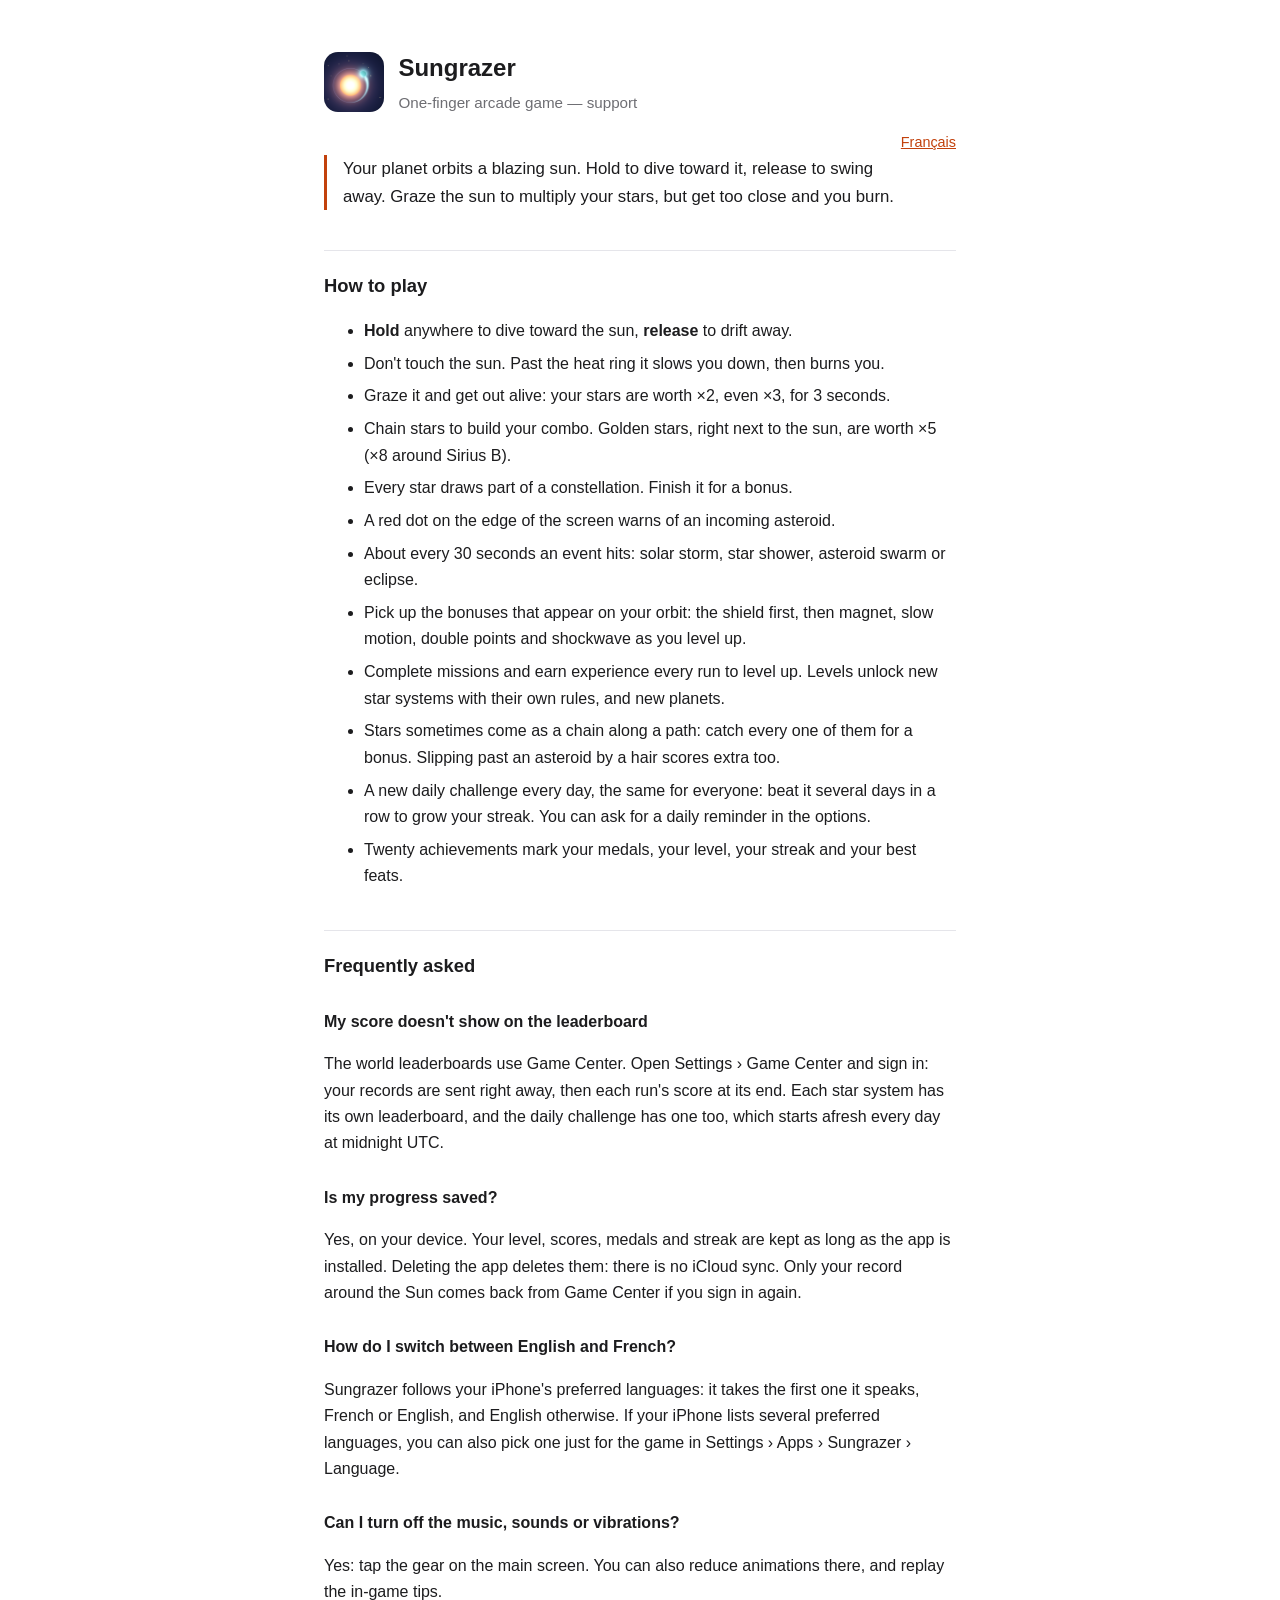
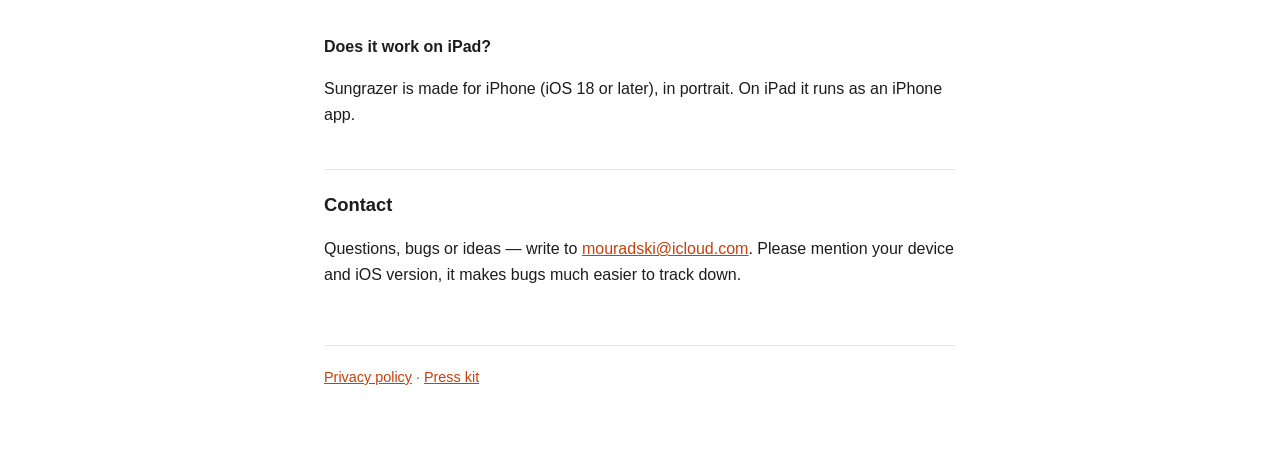
<file: index.html>
<!doctype html>
<html lang="en">
<head>
<meta charset="utf-8">
<meta name="viewport" content="width=device-width, initial-scale=1">
<title>Sungrazer — Support</title>
<link rel="stylesheet" href="style.css">
</head>
<body>

<header>
  <img src="icon.png" alt="">
  <div>
    <h1>Sungrazer</h1>
    <p>One-finger arcade game — support</p>
  </div>
</header>
<p class="lang"><a href="fr.html" hreflang="fr">Français</a></p>

<p class="lead">
  Your planet orbits a blazing sun. Hold to dive toward it, release to swing
  away. Graze the sun to multiply your stars, but get too close and you burn.
</p>

<h2>How to play</h2>
<ul>
  <li><strong>Hold</strong> anywhere to dive toward the sun, <strong>release</strong> to drift away.</li>
  <li>Don't touch the sun. Past the heat ring it slows you down, then burns you.</li>
  <li>Graze it and get out alive: your stars are worth ×2, even ×3, for 3 seconds.</li>
  <li>Chain stars to build your combo. Golden stars, right next to the sun, are worth ×5 (×8 around Sirius B).</li>
  <li>Every star draws part of a constellation. Finish it for a bonus.</li>
  <li>A red dot on the edge of the screen warns of an incoming asteroid.</li>
  <li>About every 30 seconds an event hits: solar storm, star shower, asteroid swarm or eclipse.</li>
  <li>Pick up the bonuses that appear on your orbit: the shield first, then magnet, slow motion, double points and shockwave as you level up.</li>
  <li>Complete missions and earn experience every run to level up. Levels unlock new star systems with their own rules, and new planets.</li>
  <li>Stars sometimes come as a chain along a path: catch every one of them for a bonus. Slipping past an asteroid by a hair scores extra too.</li>
  <li>A new daily challenge every day, the same for everyone: beat it several days in a row to grow your streak. You can ask for a daily reminder in the options.</li>
  <li>Twenty achievements mark your medals, your level, your streak and your best feats.</li>
</ul>

<h2>Frequently asked</h2>

<h3>My score doesn't show on the leaderboard</h3>
<p>
  The world leaderboards use Game Center. Open Settings › Game Center and sign
  in: your records are sent right away, then each run's score at its end. Each
  star system has its own leaderboard, and the daily challenge has one too,
  which starts afresh every day at midnight UTC.
</p>

<h3>Is my progress saved?</h3>
<p>
  Yes, on your device. Your level, scores, medals and streak are kept as long as
  the app is installed. Deleting the app deletes them: there is no iCloud sync.
  Only your record around the Sun comes back from Game Center if you sign in
  again.
</p>

<h3>How do I switch between English and French?</h3>
<p>
  Sungrazer follows your iPhone's preferred languages: it takes the first one it
  speaks, French or English, and English otherwise. If your iPhone lists several
  preferred languages, you can also pick one just for the game in Settings ›
  Apps › Sungrazer › Language.
</p>

<h3>Can I turn off the music, sounds or vibrations?</h3>
<p>
  Yes: tap the gear on the main screen. You can also reduce animations there, and replay the in-game tips.
</p>

<h3>Does it work on iPad?</h3>
<p>Sungrazer is made for iPhone (iOS 18 or later), in portrait. On iPad it runs as an iPhone app.</p>

<h2>Contact</h2>
<p>
  Questions, bugs or ideas — write to
  <a href="mailto:mouradski@icloud.com">mouradski@icloud.com</a>.
  Please mention your device and iOS version, it makes bugs much easier to track down.
</p>

<footer>
  <a href="privacy.html">Privacy policy</a> · <a href="press.html">Press kit</a>
</footer>

</body>
</html>
</file>
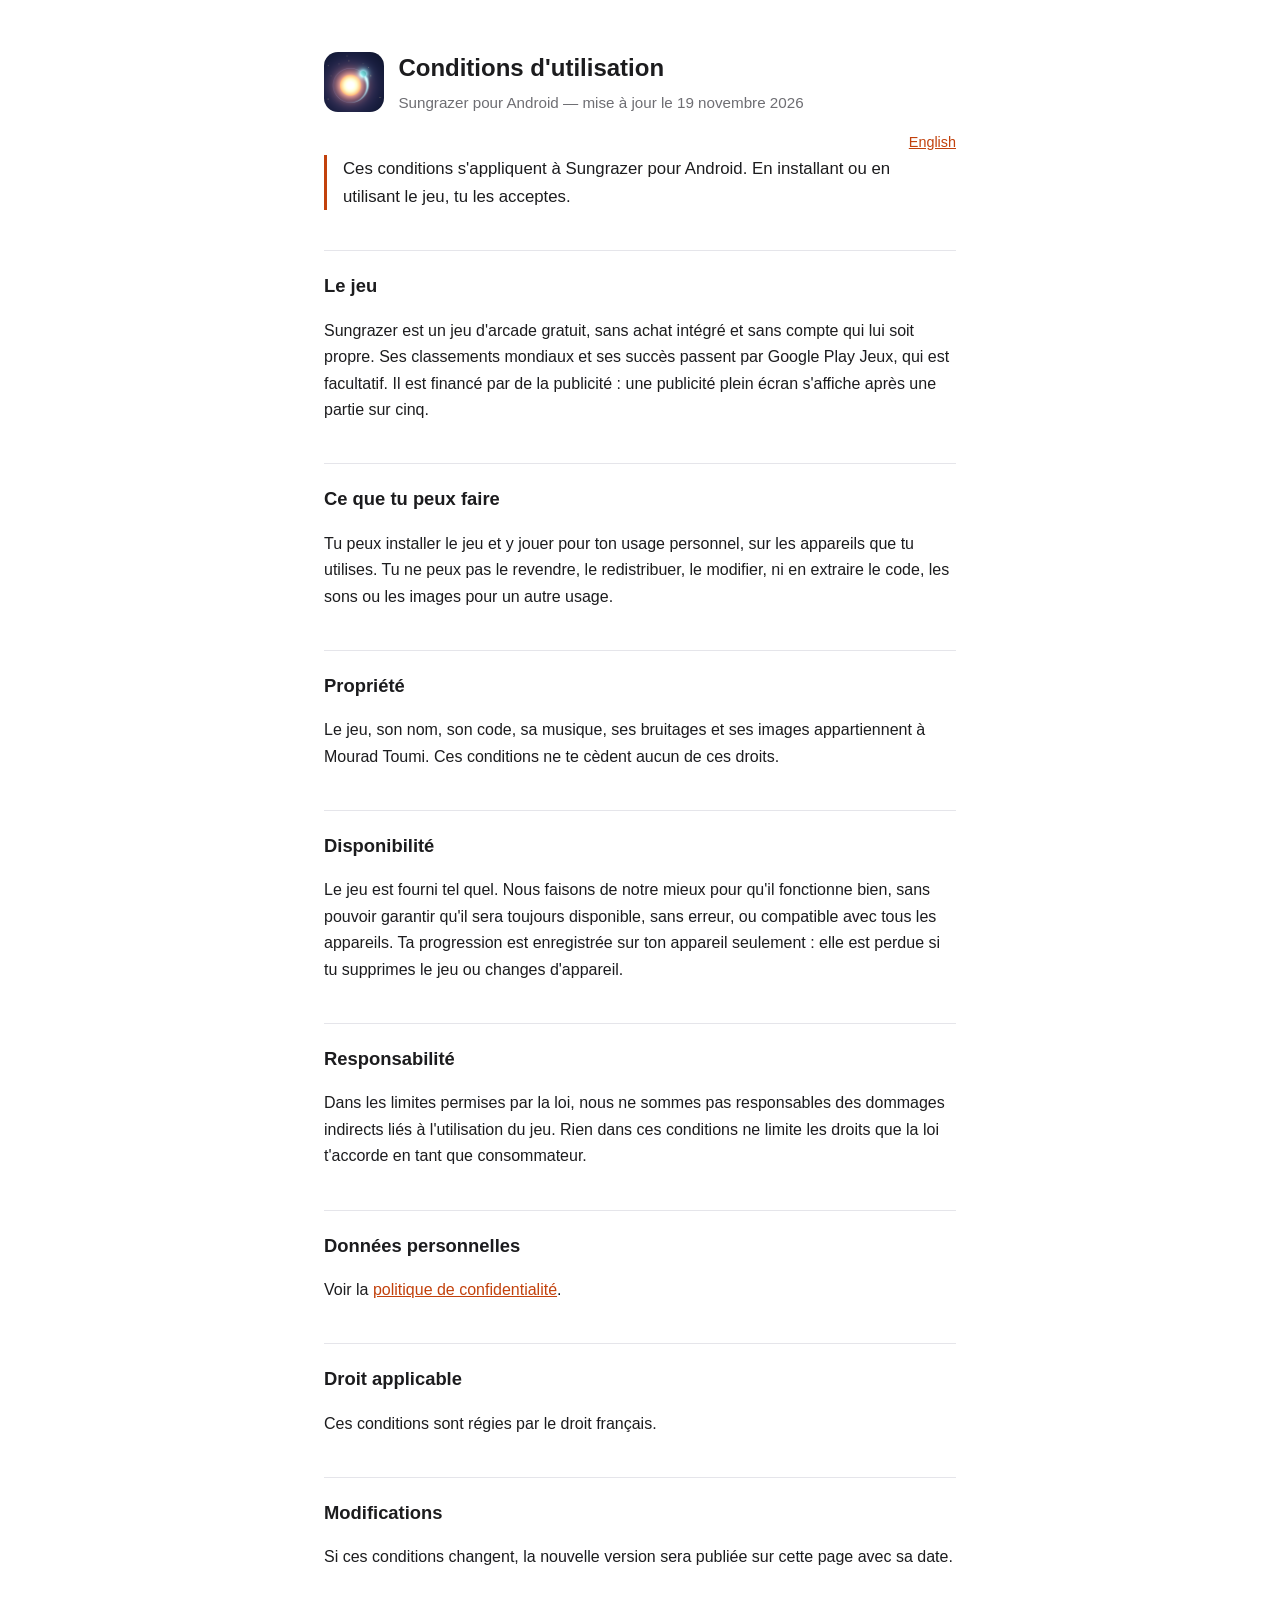
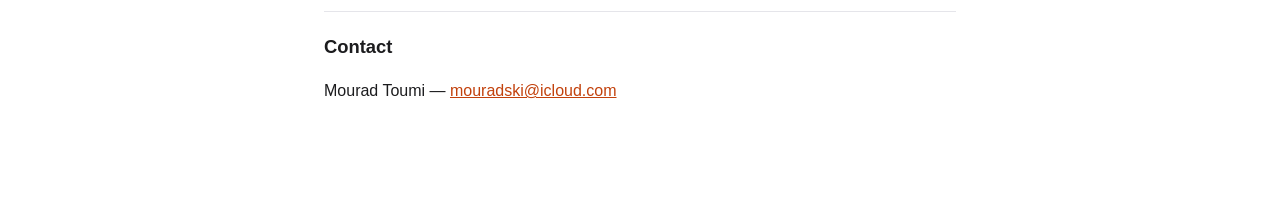
<file: conditions.html>
<!doctype html>
<html lang="fr">
<head>
<meta charset="utf-8">
<meta name="viewport" content="width=device-width, initial-scale=1">
<title>Sungrazer — Conditions d'utilisation</title>
<link rel="stylesheet" href="style.css">
</head>
<body>

<header>
  <img src="icon.png" alt="">
  <div>
    <h1>Conditions d'utilisation</h1>
    <p>Sungrazer pour Android — mise à jour le 19 novembre 2026</p>
  </div>
</header>
<p class="lang"><a href="terms.html" hreflang="en">English</a></p>

<p class="lead">
  Ces conditions s'appliquent à Sungrazer pour Android. En installant ou en utilisant le jeu, tu les acceptes.
</p>

<h2>Le jeu</h2>
<p>
  Sungrazer est un jeu d'arcade gratuit, sans achat intégré et sans compte qui lui soit propre. Ses classements mondiaux et ses succès passent par Google Play Jeux, qui est facultatif. Il est financé par de la publicité : une publicité plein écran s'affiche après une partie sur cinq.
</p>

<h2>Ce que tu peux faire</h2>
<p>
  Tu peux installer le jeu et y jouer pour ton usage personnel, sur les appareils que tu utilises. Tu ne peux pas le revendre, le redistribuer, le modifier, ni en extraire le code, les sons ou les images pour un autre usage.
</p>

<h2>Propriété</h2>
<p>
  Le jeu, son nom, son code, sa musique, ses bruitages et ses images appartiennent à Mourad Toumi. Ces conditions ne te cèdent aucun de ces droits.
</p>

<h2>Disponibilité</h2>
<p>
  Le jeu est fourni tel quel. Nous faisons de notre mieux pour qu'il fonctionne bien, sans pouvoir garantir qu'il sera toujours disponible, sans erreur, ou compatible avec tous les appareils. Ta progression est enregistrée sur ton appareil seulement : elle est perdue si tu supprimes le jeu ou changes d'appareil.
</p>

<h2>Responsabilité</h2>
<p>
  Dans les limites permises par la loi, nous ne sommes pas responsables des dommages indirects liés à l'utilisation du jeu. Rien dans ces conditions ne limite les droits que la loi t'accorde en tant que consommateur.
</p>

<h2>Données personnelles</h2>
<p>
  Voir la <a href="confidentialite-android.html">politique de confidentialité</a>.
</p>

<h2>Droit applicable</h2>
<p>
  Ces conditions sont régies par le droit français.
</p>

<h2>Modifications</h2>
<p>
  Si ces conditions changent, la nouvelle version sera publiée sur cette page avec sa date.
</p>

<h2>Contact</h2>
<p>
  Mourad Toumi —
  <a href="mailto:mouradski@icloud.com">mouradski@icloud.com</a>
</p>

</body>
</html>
</file>
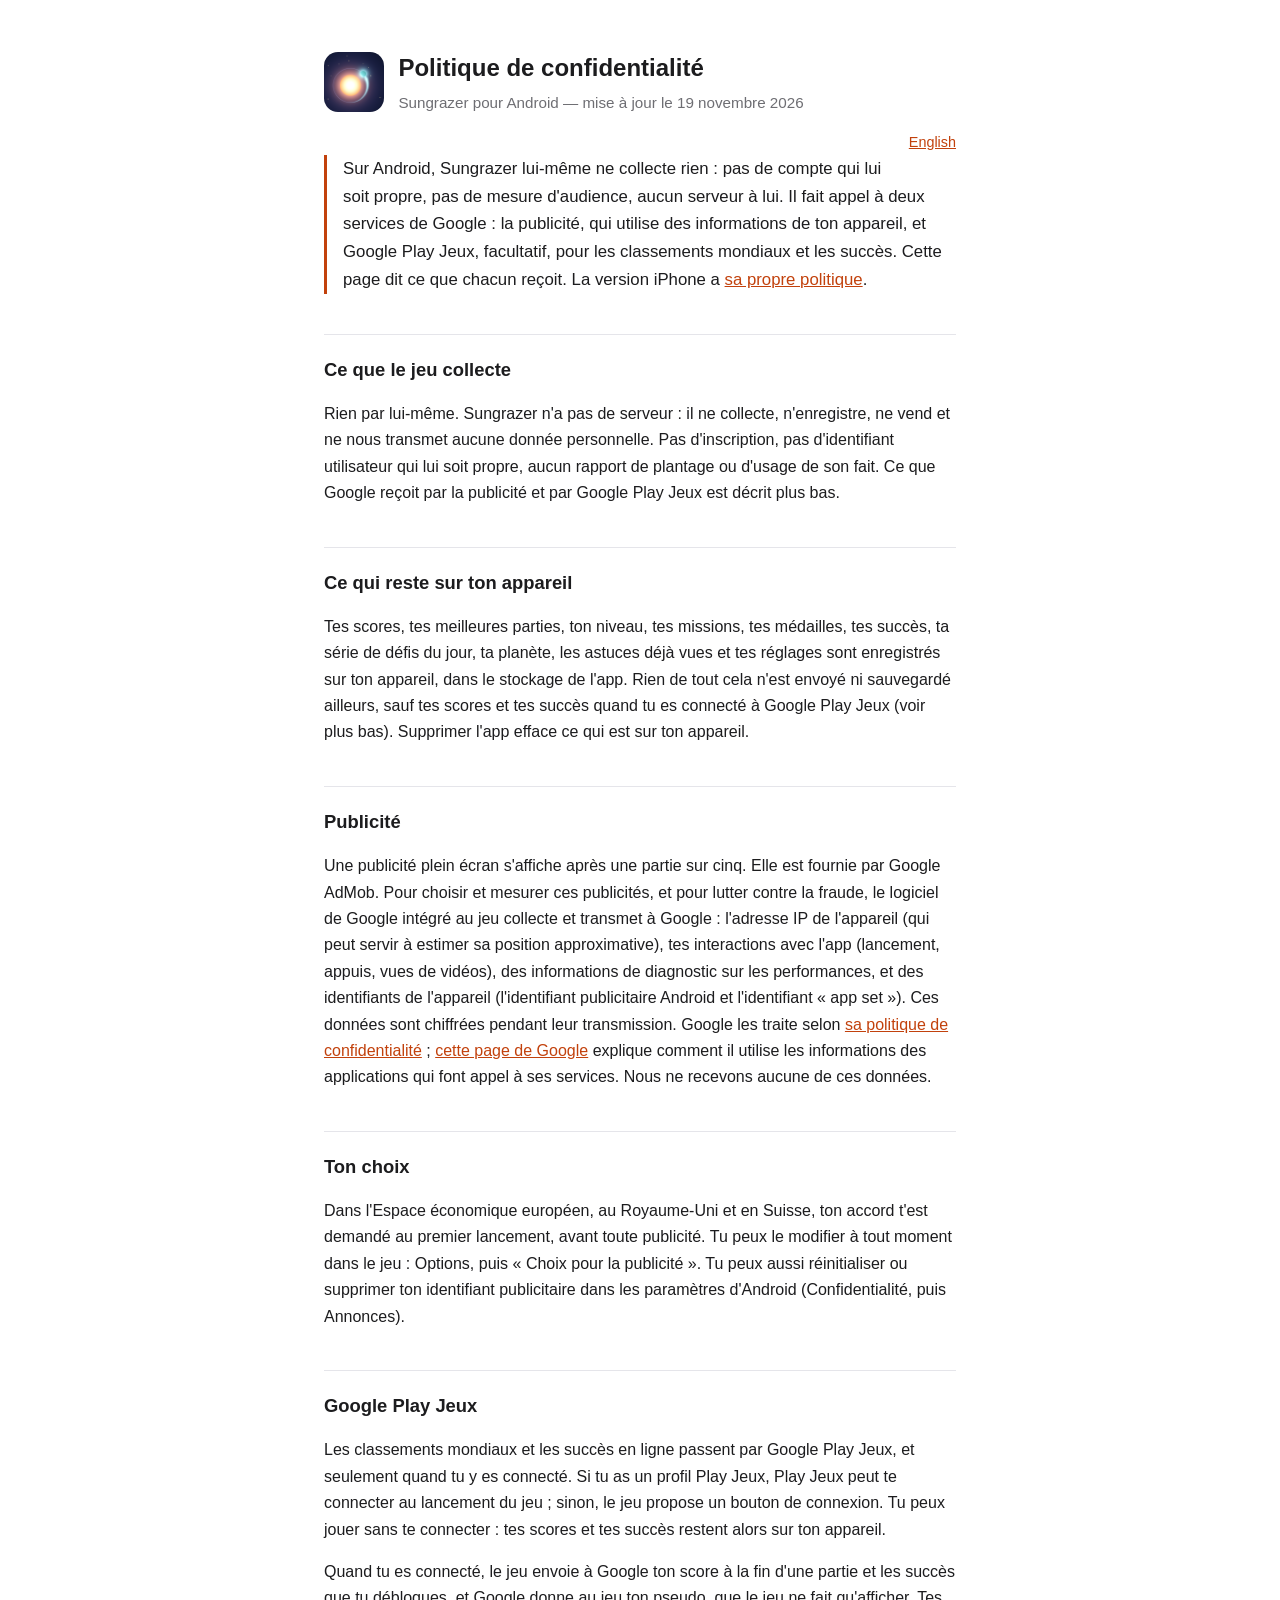
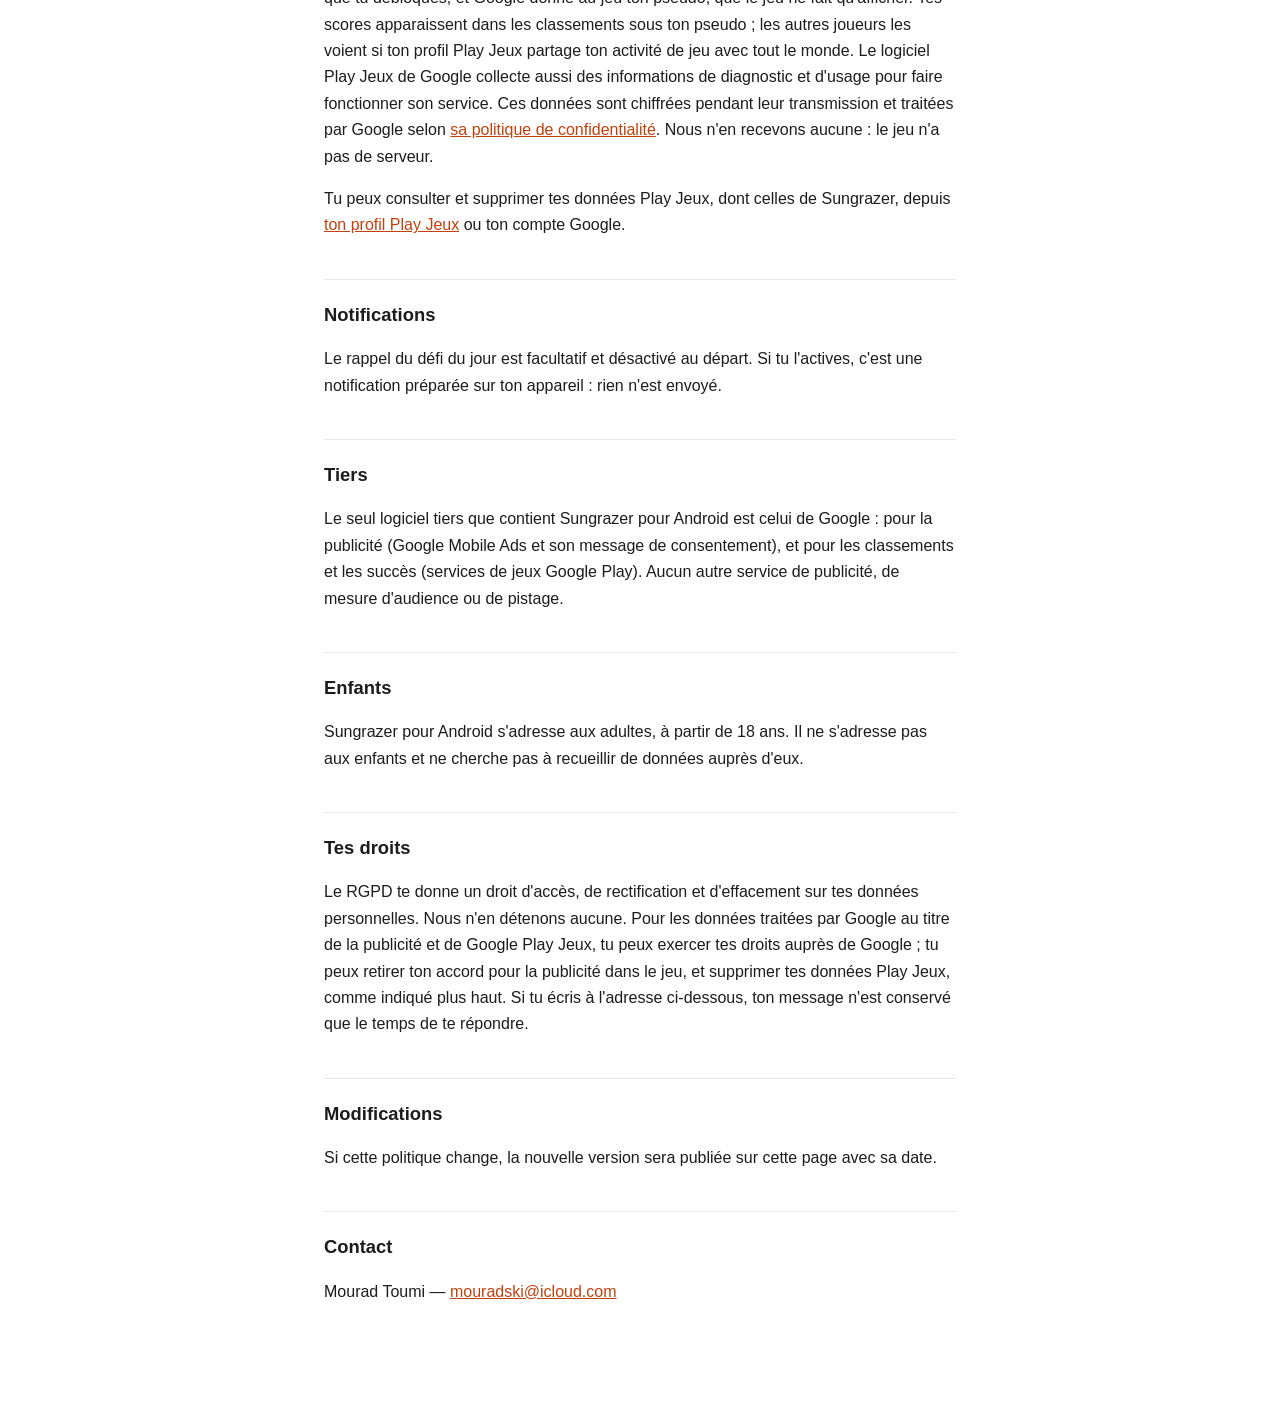
<file: confidentialite-android.html>
<!doctype html>
<html lang="fr">
<head>
<meta charset="utf-8">
<meta name="viewport" content="width=device-width, initial-scale=1">
<title>Sungrazer — Politique de confidentialité</title>
<link rel="stylesheet" href="style.css">
</head>
<body>

<header>
  <img src="icon.png" alt="">
  <div>
    <h1>Politique de confidentialité</h1>
    <p>Sungrazer pour Android — mise à jour le 19 novembre 2026</p>
  </div>
</header>
<p class="lang"><a href="privacy-android.html" hreflang="en">English</a></p>

<p class="lead">
  Sur Android, Sungrazer lui-même ne collecte rien : pas de compte qui lui soit propre, pas de mesure d'audience, aucun serveur à lui. Il fait appel à deux services de Google : la publicité, qui utilise des informations de ton appareil, et Google Play Jeux, facultatif, pour les classements mondiaux et les succès. Cette page dit ce que chacun reçoit. La version iPhone a <a href="confidentialite.html">sa propre politique</a>.
</p>

<h2>Ce que le jeu collecte</h2>
<p>
  Rien par lui-même. Sungrazer n'a pas de serveur : il ne collecte, n'enregistre, ne vend et ne nous transmet aucune donnée personnelle. Pas d'inscription, pas d'identifiant utilisateur qui lui soit propre, aucun rapport de plantage ou d'usage de son fait. Ce que Google reçoit par la publicité et par Google Play Jeux est décrit plus bas.
</p>

<h2>Ce qui reste sur ton appareil</h2>
<p>
  Tes scores, tes meilleures parties, ton niveau, tes missions, tes médailles, tes succès, ta série de défis du jour, ta planète, les astuces déjà vues et tes réglages sont enregistrés sur ton appareil, dans le stockage de l'app. Rien de tout cela n'est envoyé ni sauvegardé ailleurs, sauf tes scores et tes succès quand tu es connecté à Google Play Jeux (voir plus bas). Supprimer l'app efface ce qui est sur ton appareil.
</p>

<h2>Publicité</h2>
<p>
  Une publicité plein écran s'affiche après une partie sur cinq. Elle est fournie par Google AdMob. Pour choisir et mesurer ces publicités, et pour lutter contre la fraude, le logiciel de Google intégré au jeu collecte et transmet à Google : l'adresse IP de l'appareil (qui peut servir à estimer sa position approximative), tes interactions avec l'app (lancement, appuis, vues de vidéos), des informations de diagnostic sur les performances, et des identifiants de l'appareil (l'identifiant publicitaire Android et l'identifiant « app set »). Ces données sont chiffrées pendant leur transmission. Google les traite selon <a href="https://policies.google.com/privacy?hl=fr">sa politique de confidentialité</a> ; <a href="https://policies.google.com/technologies/partner-sites?hl=fr">cette page de Google</a> explique comment il utilise les informations des applications qui font appel à ses services. Nous ne recevons aucune de ces données.
</p>

<h2>Ton choix</h2>
<p>
  Dans l'Espace économique européen, au Royaume-Uni et en Suisse, ton accord t'est demandé au premier lancement, avant toute publicité. Tu peux le modifier à tout moment dans le jeu : Options, puis « Choix pour la publicité ». Tu peux aussi réinitialiser ou supprimer ton identifiant publicitaire dans les paramètres d'Android (Confidentialité, puis Annonces).
</p>

<h2>Google Play Jeux</h2>
<p>
  Les classements mondiaux et les succès en ligne passent par Google Play Jeux, et seulement quand tu y es connecté. Si tu as un profil Play Jeux, Play Jeux peut te connecter au lancement du jeu ; sinon, le jeu propose un bouton de connexion. Tu peux jouer sans te connecter : tes scores et tes succès restent alors sur ton appareil.
</p>
<p>
  Quand tu es connecté, le jeu envoie à Google ton score à la fin d'une partie et les succès que tu débloques, et Google donne au jeu ton pseudo, que le jeu ne fait qu'afficher. Tes scores apparaissent dans les classements sous ton pseudo ; les autres joueurs les voient si ton profil Play Jeux partage ton activité de jeu avec tout le monde. Le logiciel Play Jeux de Google collecte aussi des informations de diagnostic et d'usage pour faire fonctionner son service. Ces données sont chiffrées pendant leur transmission et traitées par Google selon <a href="https://policies.google.com/privacy?hl=fr">sa politique de confidentialité</a>. Nous n'en recevons aucune : le jeu n'a pas de serveur.
</p>
<p>
  Tu peux consulter et supprimer tes données Play Jeux, dont celles de Sungrazer, depuis <a href="https://play.google.com/games/profile">ton profil Play Jeux</a> ou ton compte Google.
</p>

<h2>Notifications</h2>
<p>
  Le rappel du défi du jour est facultatif et désactivé au départ. Si tu l'actives, c'est une notification préparée sur ton appareil : rien n'est envoyé.
</p>

<h2>Tiers</h2>
<p>
  Le seul logiciel tiers que contient Sungrazer pour Android est celui de Google : pour la publicité (Google Mobile Ads et son message de consentement), et pour les classements et les succès (services de jeux Google Play). Aucun autre service de publicité, de mesure d'audience ou de pistage.
</p>

<h2>Enfants</h2>
<p>
  Sungrazer pour Android s'adresse aux adultes, à partir de 18 ans. Il ne s'adresse pas aux enfants et ne cherche pas à recueillir de données auprès d'eux.
</p>

<h2>Tes droits</h2>
<p>
  Le RGPD te donne un droit d'accès, de rectification et d'effacement sur tes données personnelles. Nous n'en détenons aucune. Pour les données traitées par Google au titre de la publicité et de Google Play Jeux, tu peux exercer tes droits auprès de Google ; tu peux retirer ton accord pour la publicité dans le jeu, et supprimer tes données Play Jeux, comme indiqué plus haut. Si tu écris à l'adresse ci-dessous, ton message n'est conservé que le temps de te répondre.
</p>

<h2>Modifications</h2>
<p>
  Si cette politique change, la nouvelle version sera publiée sur cette page avec sa date.
</p>

<h2>Contact</h2>
<p>
  Mourad Toumi —
  <a href="mailto:mouradski@icloud.com">mouradski@icloud.com</a>
</p>

</body>
</html>
</file>
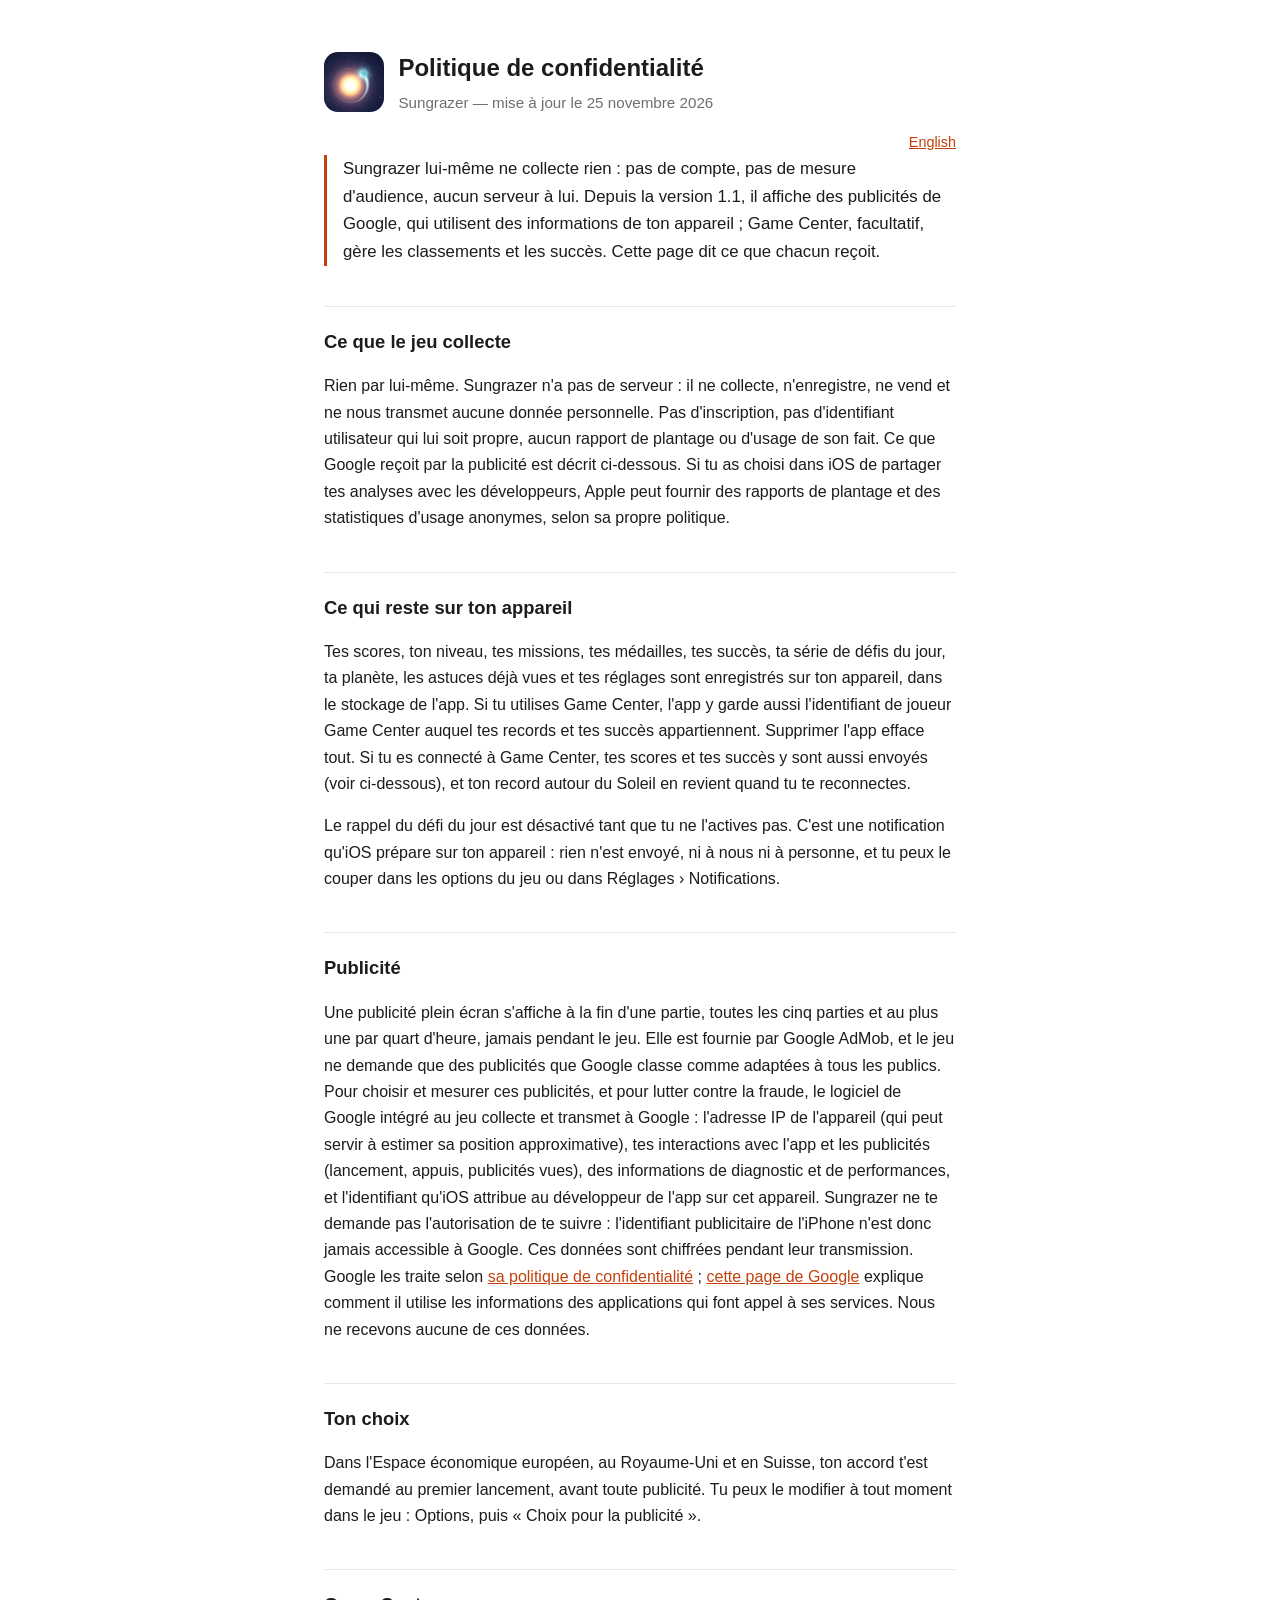
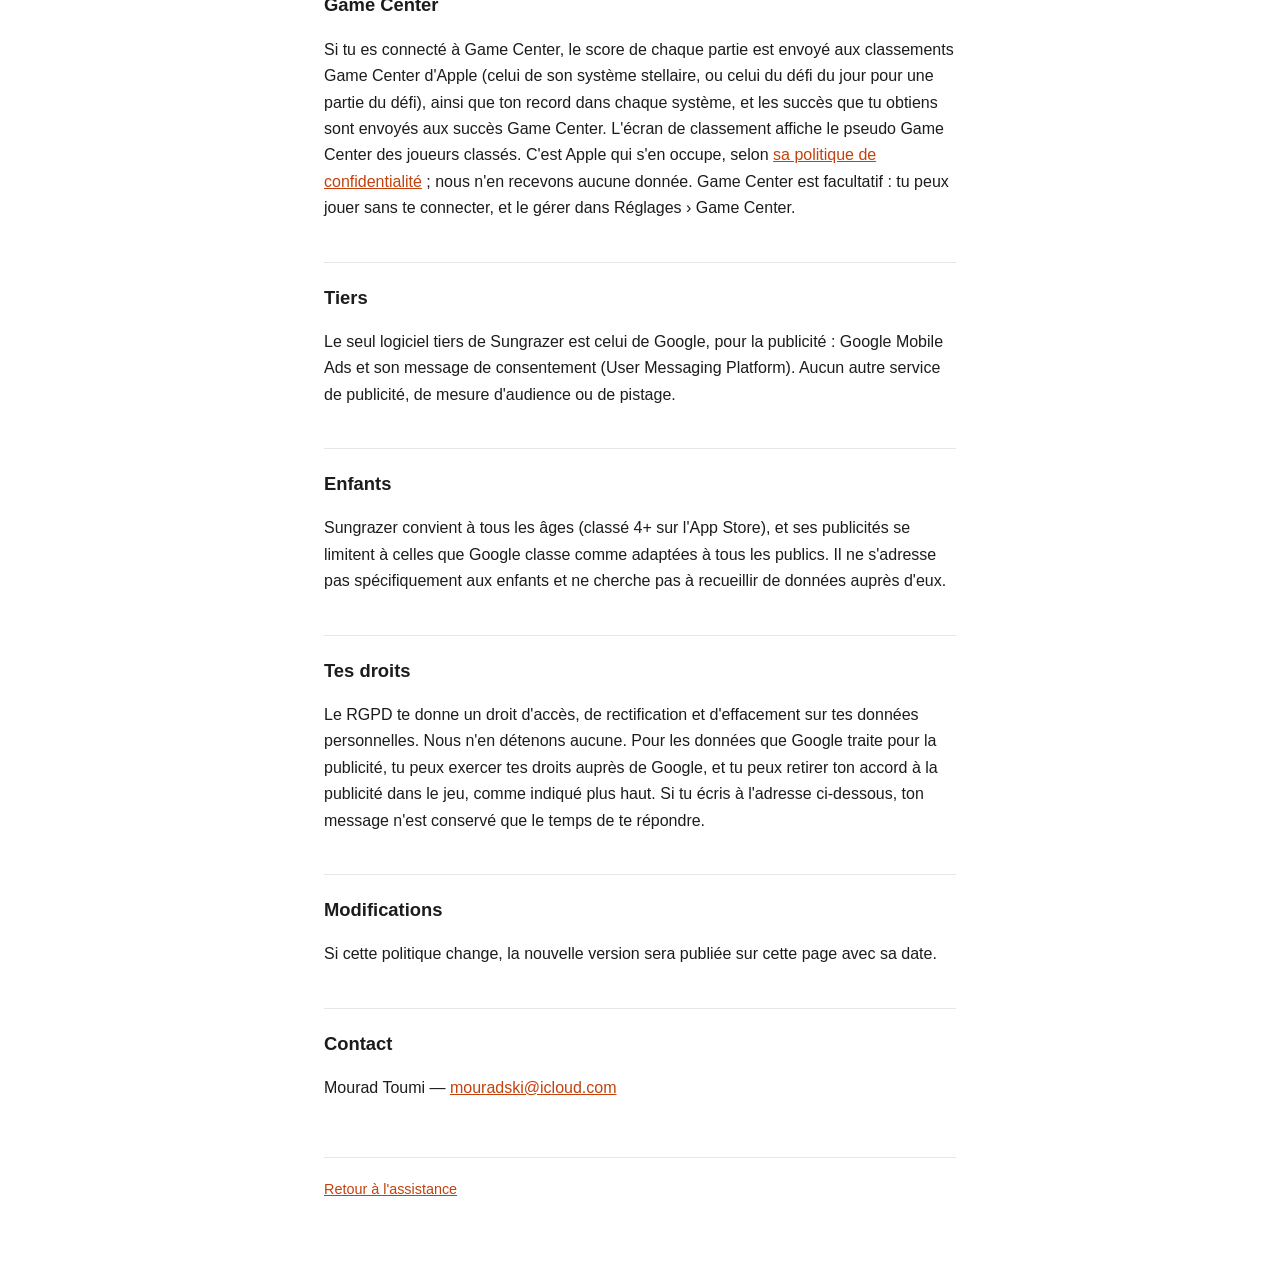
<file: confidentialite.html>
<!doctype html>
<html lang="fr">
<head>
<meta charset="utf-8">
<meta name="viewport" content="width=device-width, initial-scale=1">
<title>Sungrazer — Politique de confidentialité</title>
<link rel="stylesheet" href="style.css">
</head>
<body>

<header>
  <img src="icon.png" alt="">
  <div>
    <h1>Politique de confidentialité</h1>
    <p>Sungrazer — mise à jour le 25 novembre 2026</p>
  </div>
</header>
<p class="lang"><a href="privacy.html" hreflang="en">English</a></p>

<p class="lead">
  Sungrazer lui-même ne collecte rien : pas de compte, pas de mesure d'audience,
  aucun serveur à lui. Depuis la version 1.1, il affiche des publicités de
  Google, qui utilisent des informations de ton appareil ; Game Center,
  facultatif, gère les classements et les succès. Cette page dit ce que chacun
  reçoit.
</p>

<h2>Ce que le jeu collecte</h2>
<p>
  Rien par lui-même. Sungrazer n'a pas de serveur : il ne collecte, n'enregistre,
  ne vend et ne nous transmet aucune donnée personnelle. Pas d'inscription, pas
  d'identifiant utilisateur qui lui soit propre, aucun rapport de plantage ou
  d'usage de son fait. Ce que Google reçoit par la publicité est décrit
  ci-dessous. Si tu as choisi dans iOS de partager tes analyses avec les
  développeurs, Apple peut fournir des rapports de plantage et des statistiques
  d'usage anonymes, selon sa propre politique.
</p>

<h2>Ce qui reste sur ton appareil</h2>
<p>
  Tes scores, ton niveau, tes missions, tes médailles, tes succès, ta série de
  défis du jour, ta planète, les astuces déjà vues et tes réglages sont
  enregistrés sur ton appareil, dans le stockage de l'app. Si tu utilises Game
  Center, l'app y garde aussi l'identifiant de joueur Game Center auquel tes
  records et tes succès appartiennent. Supprimer l'app efface tout. Si tu es
  connecté à Game Center, tes scores et tes succès y sont aussi envoyés (voir
  ci-dessous), et ton record autour du Soleil en revient quand tu te reconnectes.
</p>
<p>
  Le rappel du défi du jour est désactivé tant que tu ne l'actives pas. C'est
  une notification qu'iOS prépare sur ton appareil : rien n'est envoyé, ni à
  nous ni à personne, et tu peux le couper dans les options du jeu ou dans
  Réglages › Notifications.
</p>

<h2>Publicité</h2>
<p>
  Une publicité plein écran s'affiche à la fin d'une partie, toutes les cinq
  parties et au plus une par quart d'heure, jamais pendant le jeu. Elle est
  fournie par Google AdMob, et le jeu ne demande que des publicités que Google
  classe comme adaptées à tous les publics. Pour choisir et mesurer ces
  publicités, et pour lutter contre la fraude, le logiciel de Google intégré au
  jeu collecte et transmet à Google : l'adresse IP de l'appareil (qui peut
  servir à estimer sa position approximative), tes interactions avec l'app et
  les publicités (lancement, appuis, publicités vues), des informations de
  diagnostic et de performances, et l'identifiant qu'iOS attribue au
  développeur de l'app sur cet appareil. Sungrazer ne te demande pas
  l'autorisation de te suivre : l'identifiant publicitaire de l'iPhone n'est
  donc jamais accessible à Google. Ces données sont chiffrées pendant leur
  transmission. Google les traite selon
  <a href="https://policies.google.com/privacy?hl=fr">sa politique de confidentialité</a> ;
  <a href="https://policies.google.com/technologies/partner-sites?hl=fr">cette page de Google</a>
  explique comment il utilise les informations des applications qui font appel
  à ses services. Nous ne recevons aucune de ces données.
</p>

<h2>Ton choix</h2>
<p>
  Dans l'Espace économique européen, au Royaume-Uni et en Suisse, ton accord
  t'est demandé au premier lancement, avant toute publicité. Tu peux le modifier
  à tout moment dans le jeu : Options, puis « Choix pour la publicité ».
</p>

<h2>Game Center</h2>
<p>
  Si tu es connecté à Game Center, le score de chaque partie est envoyé aux
  classements Game Center d'Apple (celui de son système stellaire, ou celui du
  défi du jour pour une partie du défi), ainsi que ton record dans chaque
  système, et les succès que tu obtiens sont envoyés aux succès Game Center.
  L'écran de classement affiche le pseudo Game Center des joueurs classés.
  C'est Apple qui s'en occupe, selon
  <a href="https://www.apple.com/fr/legal/privacy/">sa politique de confidentialité</a> ;
  nous n'en recevons aucune donnée. Game Center est facultatif : tu peux jouer
  sans te connecter, et le gérer dans Réglages › Game Center.
</p>

<h2>Tiers</h2>
<p>
  Le seul logiciel tiers de Sungrazer est celui de Google, pour la publicité :
  Google Mobile Ads et son message de consentement (User Messaging Platform).
  Aucun autre service de publicité, de mesure d'audience ou de pistage.
</p>

<h2>Enfants</h2>
<p>
  Sungrazer convient à tous les âges (classé 4+ sur l'App Store), et ses
  publicités se limitent à celles que Google classe comme adaptées à tous les
  publics. Il ne s'adresse pas spécifiquement aux enfants et ne cherche pas à
  recueillir de données auprès d'eux.
</p>

<h2>Tes droits</h2>
<p>
  Le RGPD te donne un droit d'accès, de rectification et d'effacement sur tes
  données personnelles. Nous n'en détenons aucune. Pour les données que Google
  traite pour la publicité, tu peux exercer tes droits auprès de Google, et tu
  peux retirer ton accord à la publicité dans le jeu, comme indiqué plus haut.
  Si tu écris à l'adresse ci-dessous, ton message n'est conservé que le temps de
  te répondre.
</p>

<h2>Modifications</h2>
<p>
  Si cette politique change, la nouvelle version sera publiée sur cette page
  avec sa date.
</p>

<h2>Contact</h2>
<p>
  Mourad Toumi —
  <a href="mailto:mouradski@icloud.com">mouradski@icloud.com</a>
</p>

<footer>
  <a href="fr.html">Retour à l'assistance</a>
</footer>

</body>
</html>
</file>
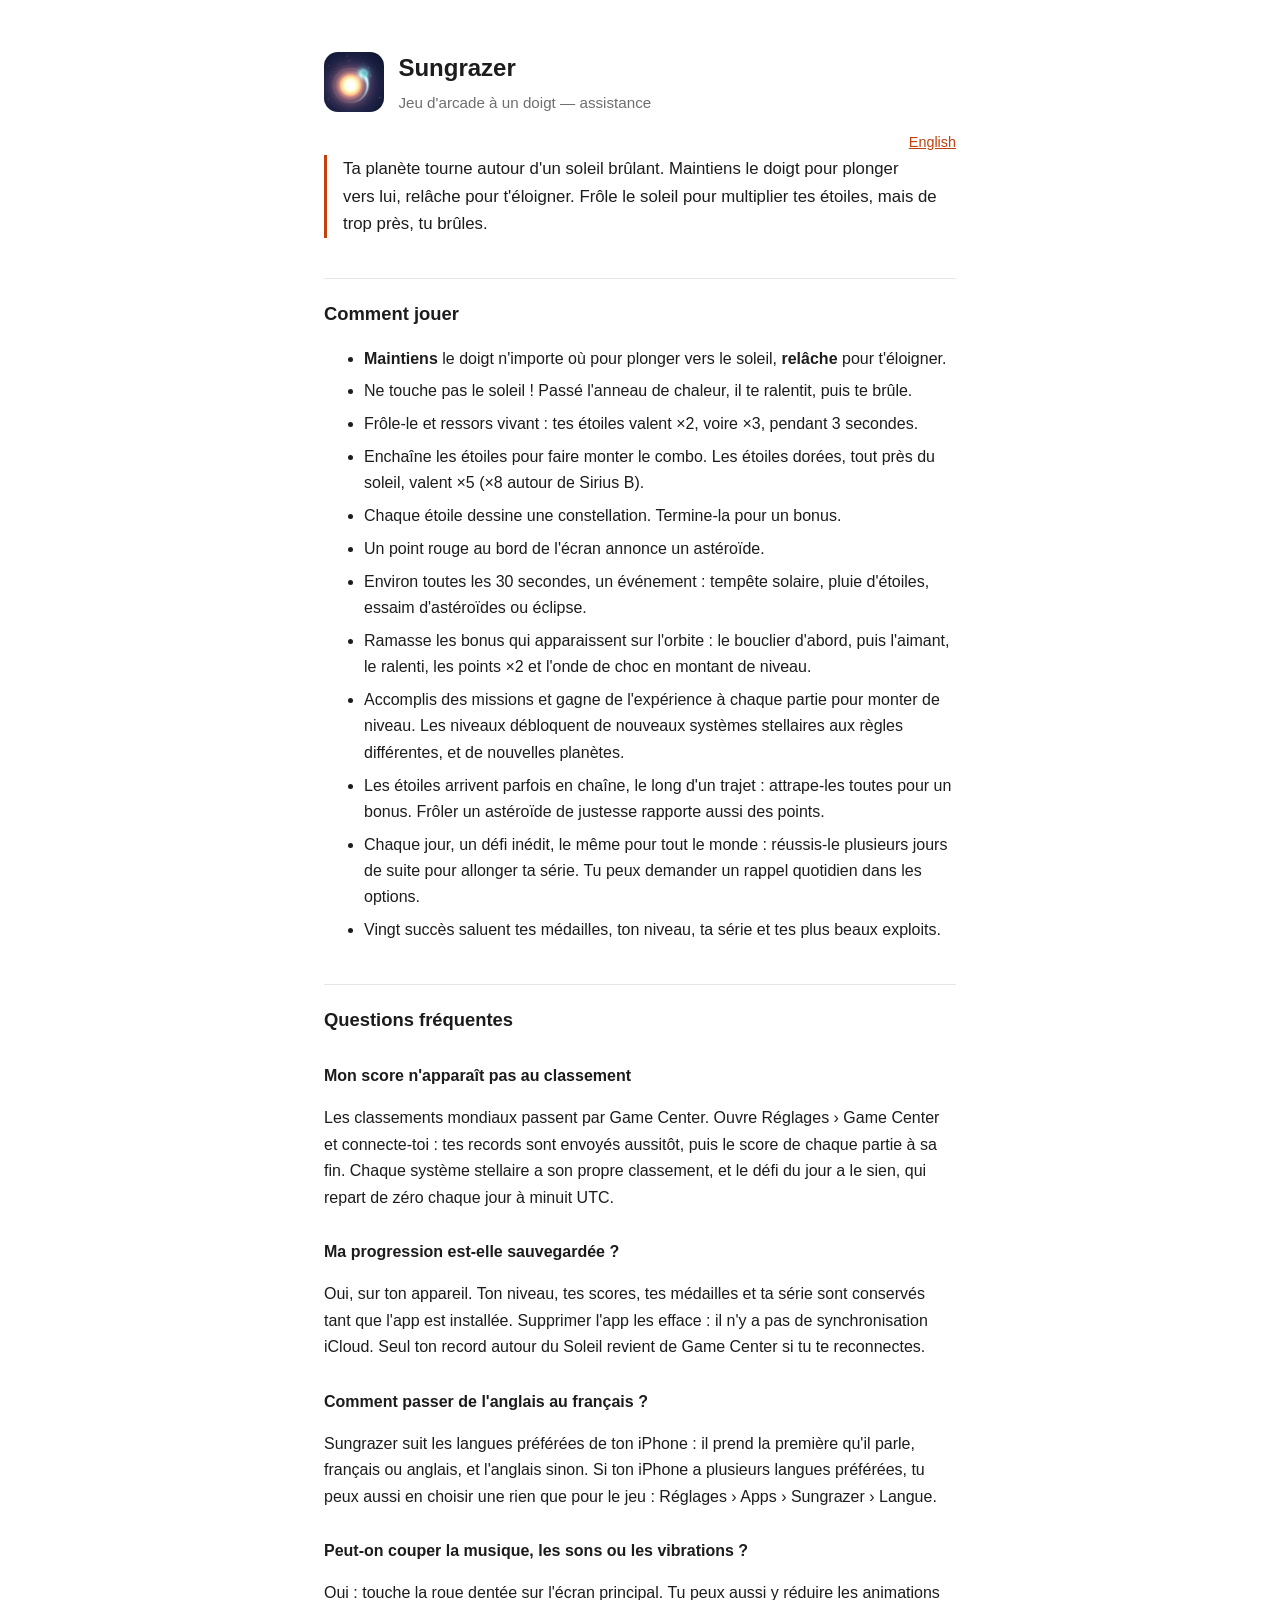
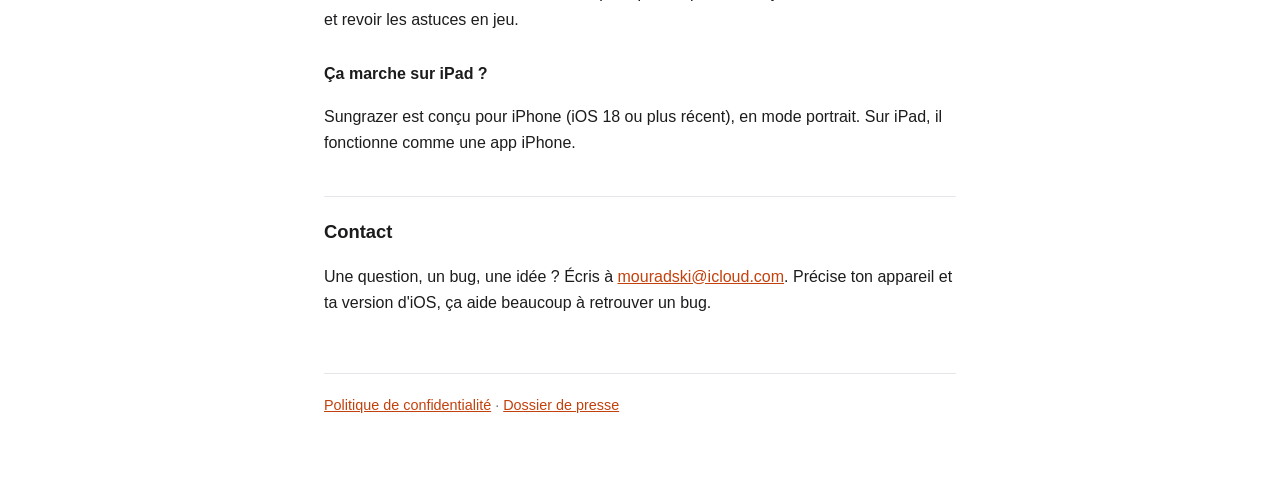
<file: fr.html>
<!doctype html>
<html lang="fr">
<head>
<meta charset="utf-8">
<meta name="viewport" content="width=device-width, initial-scale=1">
<title>Sungrazer — Assistance</title>
<link rel="stylesheet" href="style.css">
</head>
<body>

<header>
  <img src="icon.png" alt="">
  <div>
    <h1>Sungrazer</h1>
    <p>Jeu d'arcade à un doigt — assistance</p>
  </div>
</header>
<p class="lang"><a href="index.html" hreflang="en">English</a></p>

<p class="lead">
  Ta planète tourne autour d'un soleil brûlant. Maintiens le doigt pour plonger
  vers lui, relâche pour t'éloigner. Frôle le soleil pour multiplier tes étoiles,
  mais de trop près, tu brûles.
</p>

<h2>Comment jouer</h2>
<ul>
  <li><strong>Maintiens</strong> le doigt n'importe où pour plonger vers le soleil, <strong>relâche</strong> pour t'éloigner.</li>
  <li>Ne touche pas le soleil ! Passé l'anneau de chaleur, il te ralentit, puis te brûle.</li>
  <li>Frôle-le et ressors vivant : tes étoiles valent ×2, voire ×3, pendant 3 secondes.</li>
  <li>Enchaîne les étoiles pour faire monter le combo. Les étoiles dorées, tout près du soleil, valent ×5 (×8 autour de Sirius B).</li>
  <li>Chaque étoile dessine une constellation. Termine-la pour un bonus.</li>
  <li>Un point rouge au bord de l'écran annonce un astéroïde.</li>
  <li>Environ toutes les 30 secondes, un événement : tempête solaire, pluie d'étoiles, essaim d'astéroïdes ou éclipse.</li>
  <li>Ramasse les bonus qui apparaissent sur l'orbite : le bouclier d'abord, puis l'aimant, le ralenti, les points ×2 et l'onde de choc en montant de niveau.</li>
  <li>Accomplis des missions et gagne de l'expérience à chaque partie pour monter de niveau. Les niveaux débloquent de nouveaux systèmes stellaires aux règles différentes, et de nouvelles planètes.</li>
  <li>Les étoiles arrivent parfois en chaîne, le long d'un trajet : attrape-les toutes pour un bonus. Frôler un astéroïde de justesse rapporte aussi des points.</li>
  <li>Chaque jour, un défi inédit, le même pour tout le monde : réussis-le plusieurs jours de suite pour allonger ta série. Tu peux demander un rappel quotidien dans les options.</li>
  <li>Vingt succès saluent tes médailles, ton niveau, ta série et tes plus beaux exploits.</li>
</ul>

<h2>Questions fréquentes</h2>

<h3>Mon score n'apparaît pas au classement</h3>
<p>
  Les classements mondiaux passent par Game Center. Ouvre Réglages › Game
  Center et connecte-toi : tes records sont envoyés aussitôt, puis le score de
  chaque partie à sa fin. Chaque système stellaire a son propre classement, et
  le défi du jour a le sien, qui repart de zéro chaque jour à minuit UTC.
</p>

<h3>Ma progression est-elle sauvegardée ?</h3>
<p>
  Oui, sur ton appareil. Ton niveau, tes scores, tes médailles et ta série sont
  conservés tant que l'app est installée. Supprimer l'app les efface : il n'y a
  pas de synchronisation iCloud. Seul ton record autour du Soleil revient de
  Game Center si tu te reconnectes.
</p>

<h3>Comment passer de l'anglais au français ?</h3>
<p>
  Sungrazer suit les langues préférées de ton iPhone : il prend la première
  qu'il parle, français ou anglais, et l'anglais sinon. Si ton iPhone a
  plusieurs langues préférées, tu peux aussi en choisir une rien que pour le
  jeu : Réglages › Apps › Sungrazer › Langue.
</p>

<h3>Peut-on couper la musique, les sons ou les vibrations ?</h3>
<p>
  Oui : touche la roue dentée sur l'écran principal. Tu peux aussi y réduire les
  animations et revoir les astuces en jeu.
</p>

<h3>Ça marche sur iPad ?</h3>
<p>Sungrazer est conçu pour iPhone (iOS 18 ou plus récent), en mode portrait. Sur iPad, il fonctionne comme une app iPhone.</p>

<h2>Contact</h2>
<p>
  Une question, un bug, une idée ? Écris à
  <a href="mailto:mouradski@icloud.com">mouradski@icloud.com</a>.
  Précise ton appareil et ta version d'iOS, ça aide beaucoup à retrouver un bug.
</p>

<footer>
  <a href="confidentialite.html">Politique de confidentialité</a> · <a href="press.html#fr">Dossier de presse</a>
</footer>

</body>
</html>
</file>
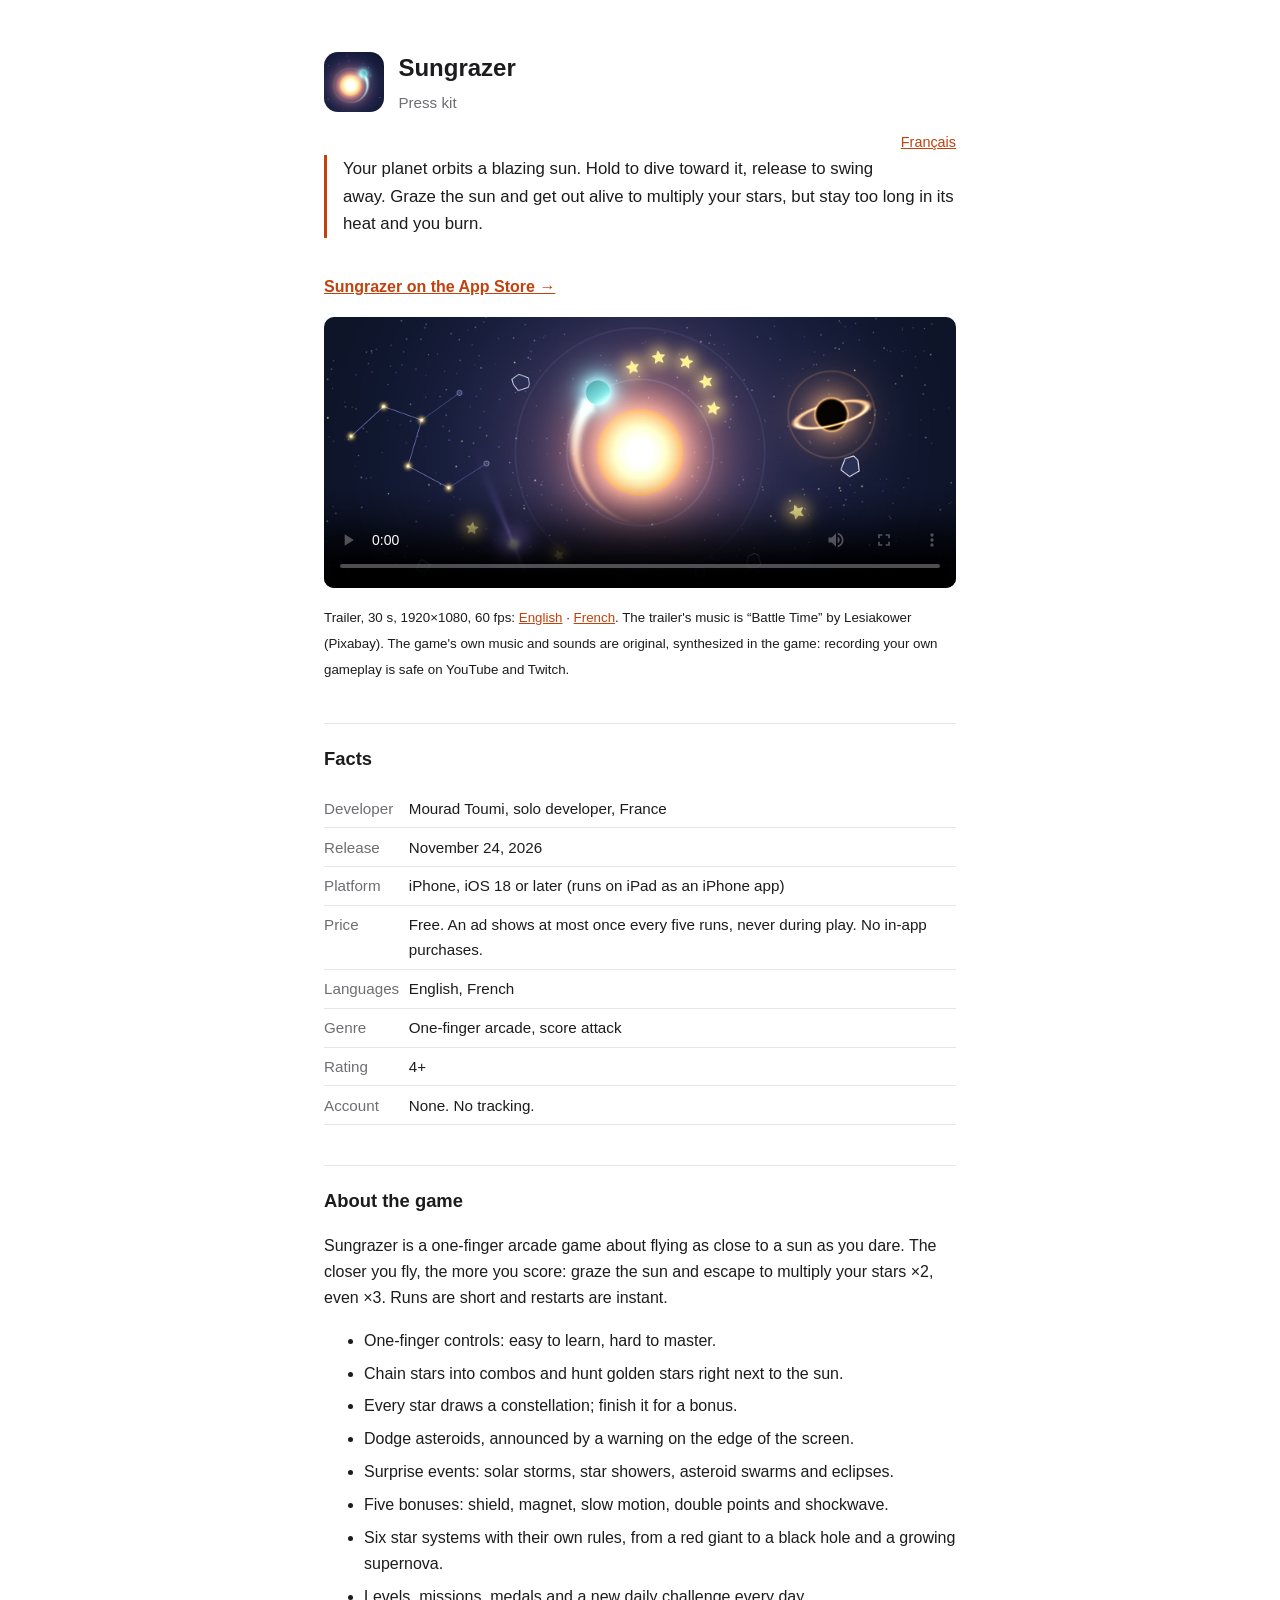
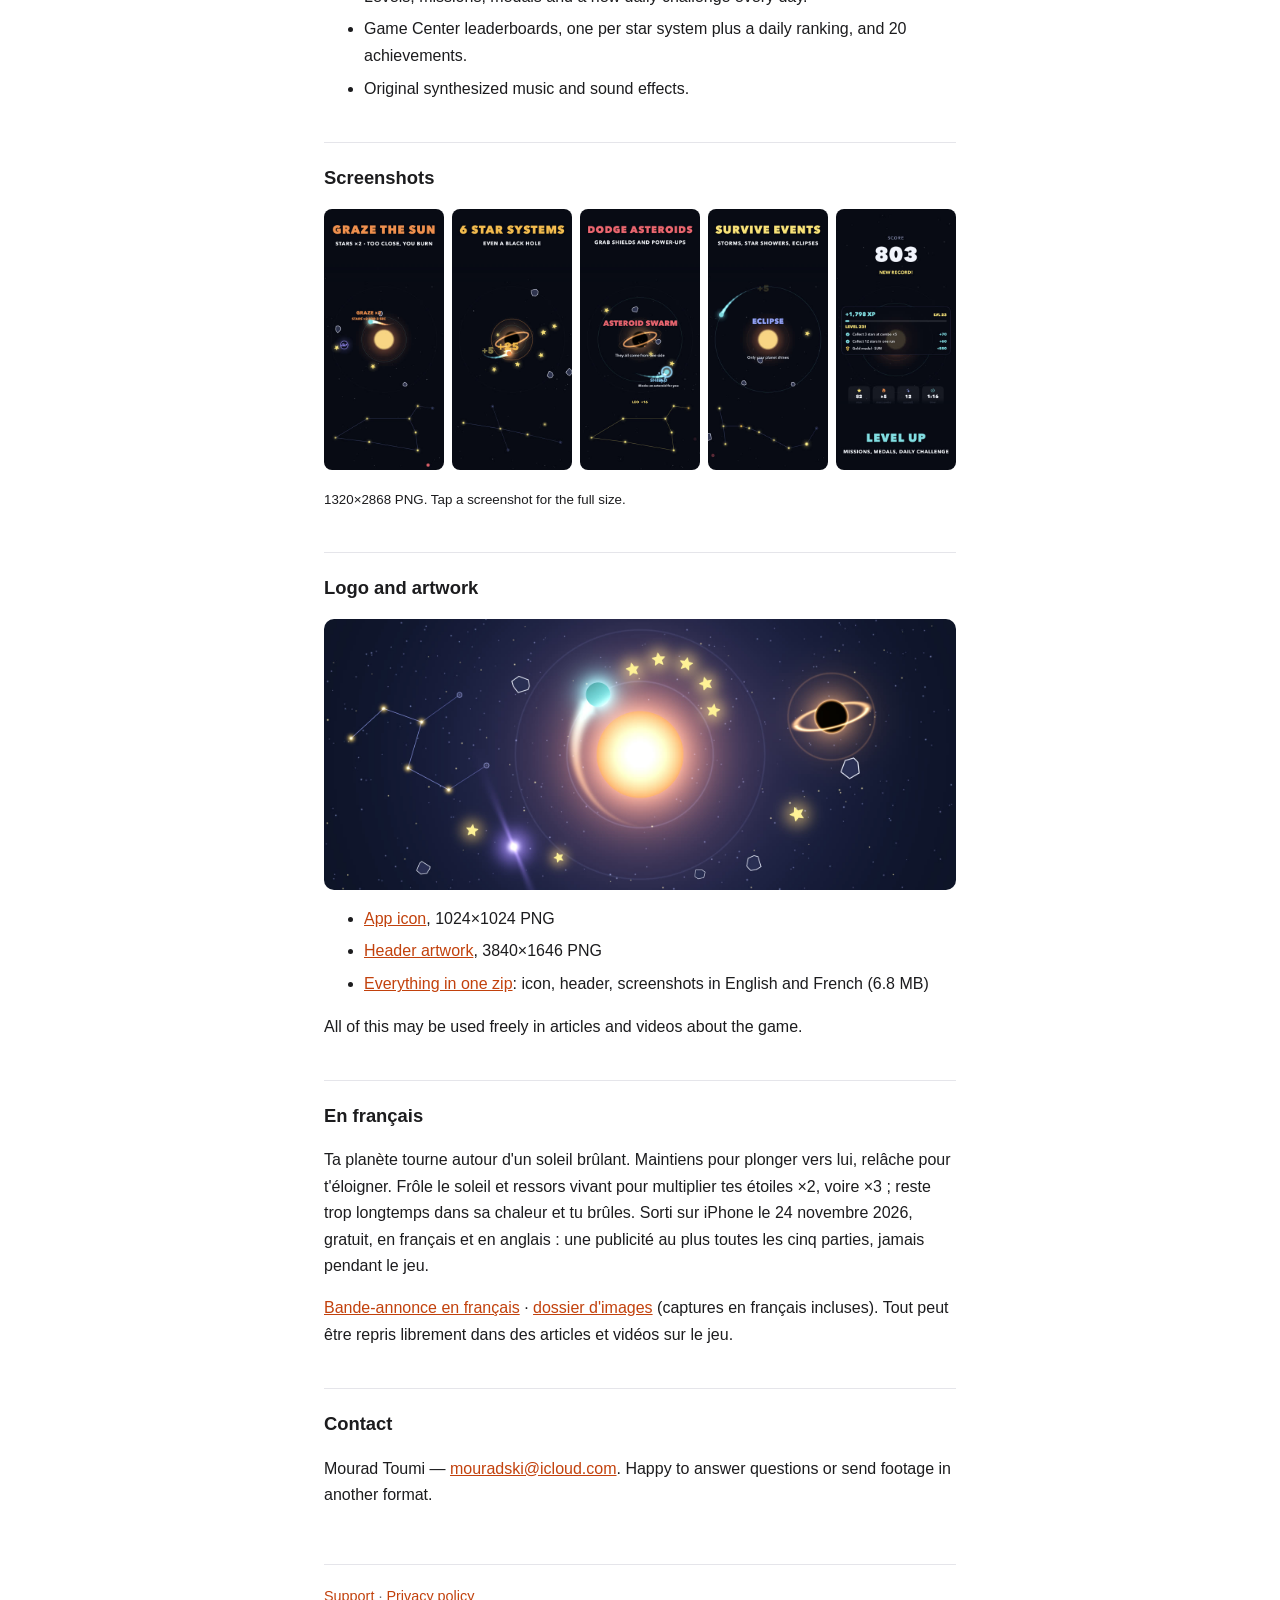
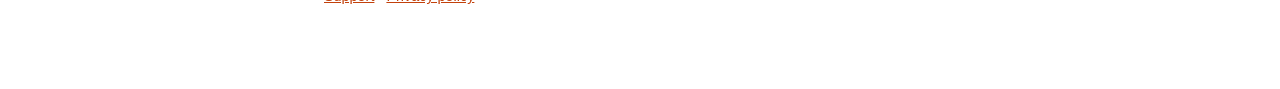
<file: press.html>
<!doctype html>
<html lang="en">
<head>
<meta charset="utf-8">
<meta name="viewport" content="width=device-width, initial-scale=1">
<title>Sungrazer — Press kit</title>
<meta name="description" content="Press kit for Sungrazer, a free one-finger arcade game for iPhone: facts, trailer, screenshots, icon and contact.">
<link rel="stylesheet" href="style.css">
<style>
  video, .wide { width: 100%; height: auto; border-radius: 10px; display: block; }
  .shots { display: grid; grid-template-columns: repeat(5, 1fr); gap: .5rem; margin: .75rem 0 .25rem; }
  .shots img { width: 100%; height: auto; border-radius: 8px; display: block; }
  @media (max-width: 34rem) { .shots { grid-template-columns: repeat(3, 1fr); } }
  table { border-collapse: collapse; width: 100%; font-size: .95rem; }
  th, td { text-align: left; vertical-align: top; padding: .4rem .6rem .4rem 0; border-bottom: 1px solid var(--rule); }
  th { color: var(--muted); font-weight: 500; white-space: nowrap; }
  .cta { display: inline-block; margin: .25rem 0 1rem; font-weight: 600; }
</style>
</head>
<body>

<header>
  <img src="icon.png" alt="">
  <div>
    <h1>Sungrazer</h1>
    <p>Press kit</p>
  </div>
</header>
<p class="lang"><a href="#fr" hreflang="fr">Français</a></p>

<p class="lead">
  Your planet orbits a blazing sun. Hold to dive toward it, release to swing
  away. Graze the sun and get out alive to multiply your stars, but stay too
  long in its heat and you burn.
</p>

<a class="cta" href="https://apps.apple.com/app/sungrazer/id6832693786">Sungrazer on the App Store →</a>

<video controls preload="metadata" poster="press/poster.jpg" playsinline>
  <source src="press/sungrazer_trailer_en_1920x1080.mp4" type="video/mp4">
</video>
<p><small>Trailer, 30 s, 1920×1080, 60 fps:
  <a href="press/sungrazer_trailer_en_1920x1080.mp4" download>English</a> ·
  <a href="press/sungrazer_trailer_fr_1920x1080.mp4" download>French</a>.
  The trailer's music is “Battle Time” by Lesiakower (Pixabay). The game's own
  music and sounds are original, synthesized in the game: recording your own
  gameplay is safe on YouTube and Twitch.</small></p>

<h2>Facts</h2>
<table>
  <tr><th>Developer</th><td>Mourad Toumi, solo developer, France</td></tr>
  <tr><th>Release</th><td>November 24, 2026</td></tr>
  <tr><th>Platform</th><td>iPhone, iOS 18 or later (runs on iPad as an iPhone app)</td></tr>
  <tr><th>Price</th><td>Free. An ad shows at most once every five runs, never during play. No in-app purchases.</td></tr>
  <tr><th>Languages</th><td>English, French</td></tr>
  <tr><th>Genre</th><td>One-finger arcade, score attack</td></tr>
  <tr><th>Rating</th><td>4+</td></tr>
  <tr><th>Account</th><td>None. No tracking.</td></tr>
</table>

<h2>About the game</h2>
<p>
  Sungrazer is a one-finger arcade game about flying as close to a sun as you
  dare. The closer you fly, the more you score: graze the sun and escape to
  multiply your stars ×2, even ×3. Runs are short and restarts are instant.
</p>
<ul>
  <li>One-finger controls: easy to learn, hard to master.</li>
  <li>Chain stars into combos and hunt golden stars right next to the sun.</li>
  <li>Every star draws a constellation; finish it for a bonus.</li>
  <li>Dodge asteroids, announced by a warning on the edge of the screen.</li>
  <li>Surprise events: solar storms, star showers, asteroid swarms and eclipses.</li>
  <li>Five bonuses: shield, magnet, slow motion, double points and shockwave.</li>
  <li>Six star systems with their own rules, from a red giant to a black hole and a growing supernova.</li>
  <li>Levels, missions, medals and a new daily challenge every day.</li>
  <li>Game Center leaderboards, one per star system plus a daily ranking, and 20 achievements.</li>
  <li>Original synthesized music and sound effects.</li>
</ul>

<h2>Screenshots</h2>
<div class="shots">
  <a href="press/screenshots/en_1_graze.png"><img src="press/screenshots/thumb_en_1_graze.jpg" alt="Grazing the sun"></a>
  <a href="press/screenshots/en_2_systems.png"><img src="press/screenshots/thumb_en_2_systems.jpg" alt="Six star systems"></a>
  <a href="press/screenshots/en_3_dodge.png"><img src="press/screenshots/thumb_en_3_dodge.jpg" alt="Dodging asteroids"></a>
  <a href="press/screenshots/en_4_events.png"><img src="press/screenshots/thumb_en_4_events.jpg" alt="Surprise events"></a>
  <a href="press/screenshots/en_5_level.png"><img src="press/screenshots/thumb_en_5_level.jpg" alt="Levels and missions"></a>
</div>
<p><small>1320×2868 PNG. Tap a screenshot for the full size.</small></p>

<h2>Logo and artwork</h2>
<img class="wide" src="press/poster.jpg" alt="Sungrazer artwork">
<ul>
  <li><a href="press/sungrazer_icon_1024.png" download>App icon</a>, 1024×1024 PNG</li>
  <li><a href="press/sungrazer_header_3840x1646.png" download>Header artwork</a>, 3840×1646 PNG</li>
  <li><a href="press/sungrazer_press_kit.zip" download>Everything in one zip</a>: icon, header, screenshots in English and French (6.8 MB)</li>
</ul>
<p>All of this may be used freely in articles and videos about the game.</p>

<h2 id="fr">En français</h2>
<p>
  Ta planète tourne autour d'un soleil brûlant. Maintiens pour plonger vers lui,
  relâche pour t'éloigner. Frôle le soleil et ressors vivant pour multiplier tes
  étoiles ×2, voire ×3 ; reste trop longtemps dans sa chaleur et tu brûles.
  Sorti sur iPhone le 24 novembre 2026, gratuit, en français et en anglais :
  une publicité au plus toutes les cinq parties, jamais pendant le jeu.
</p>
<p>
  <a href="press/sungrazer_trailer_fr_1920x1080.mp4" download>Bande-annonce en français</a> ·
  <a href="press/sungrazer_press_kit.zip" download>dossier d'images</a> (captures en français incluses).
  Tout peut être repris librement dans des articles et vidéos sur le jeu.
</p>

<h2>Contact</h2>
<p>
  Mourad Toumi —
  <a href="mailto:mouradski@icloud.com">mouradski@icloud.com</a>.
  Happy to answer questions or send footage in another format.
</p>

<footer>
  <a href="index.html">Support</a> · <a href="privacy.html">Privacy policy</a>
</footer>

</body>
</html>
</file>
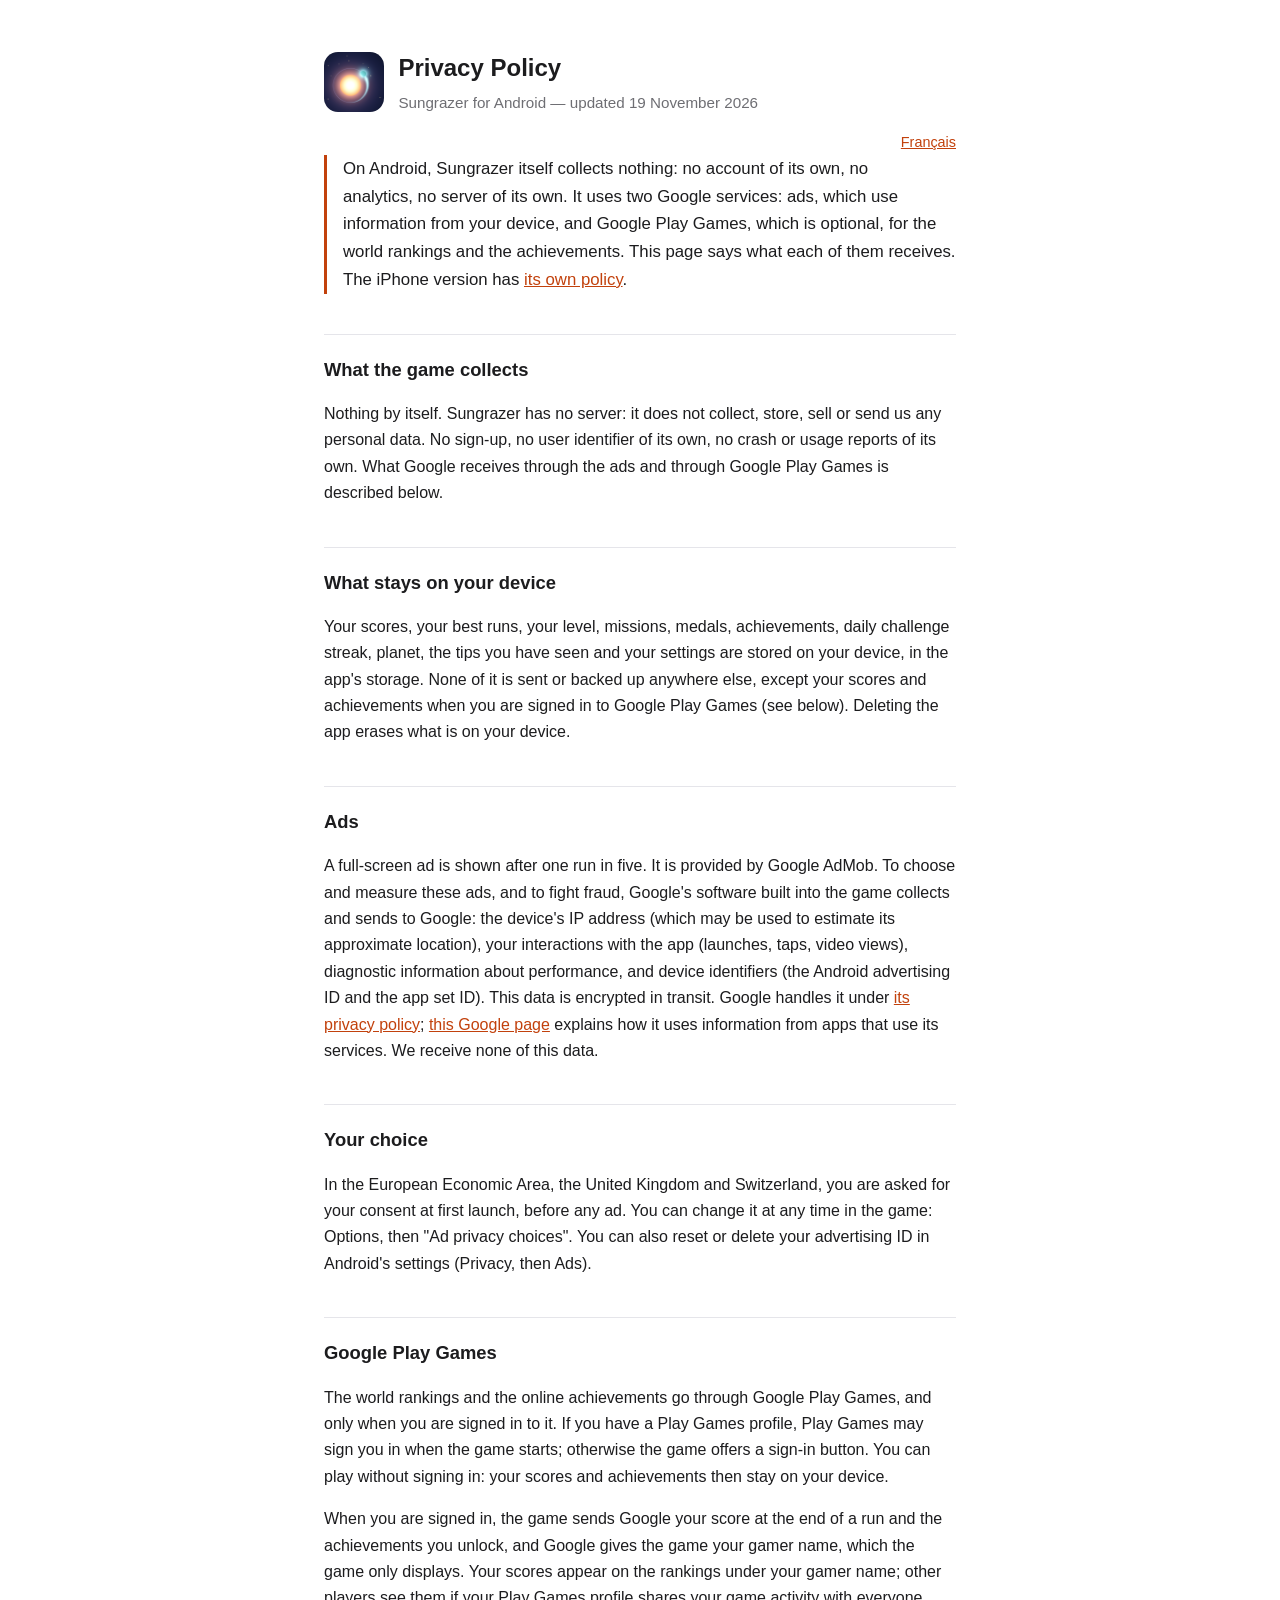
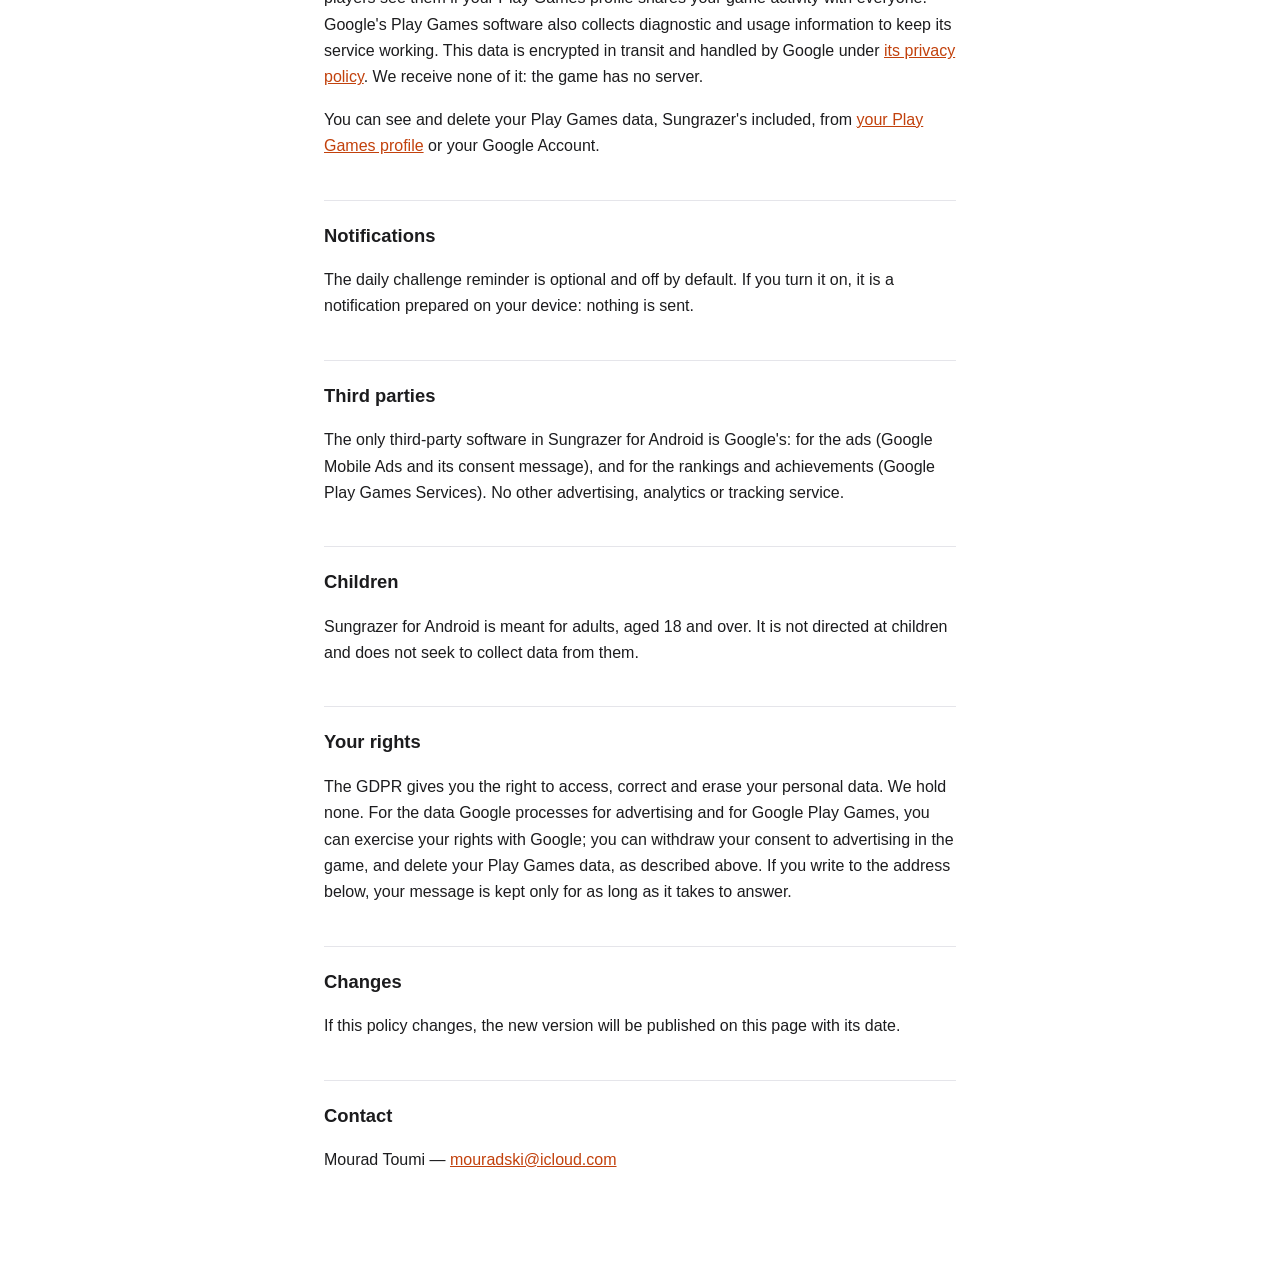
<file: privacy-android.html>
<!doctype html>
<html lang="en">
<head>
<meta charset="utf-8">
<meta name="viewport" content="width=device-width, initial-scale=1">
<title>Sungrazer — Privacy Policy</title>
<link rel="stylesheet" href="style.css">
</head>
<body>

<header>
  <img src="icon.png" alt="">
  <div>
    <h1>Privacy Policy</h1>
    <p>Sungrazer for Android — updated 19 November 2026</p>
  </div>
</header>
<p class="lang"><a href="confidentialite-android.html" hreflang="fr">Français</a></p>

<p class="lead">
  On Android, Sungrazer itself collects nothing: no account of its own, no analytics, no server of its own. It uses two Google services: ads, which use information from your device, and Google Play Games, which is optional, for the world rankings and the achievements. This page says what each of them receives. The iPhone version has <a href="privacy.html">its own policy</a>.
</p>

<h2>What the game collects</h2>
<p>
  Nothing by itself. Sungrazer has no server: it does not collect, store, sell or send us any personal data. No sign-up, no user identifier of its own, no crash or usage reports of its own. What Google receives through the ads and through Google Play Games is described below.
</p>

<h2>What stays on your device</h2>
<p>
  Your scores, your best runs, your level, missions, medals, achievements, daily challenge streak, planet, the tips you have seen and your settings are stored on your device, in the app's storage. None of it is sent or backed up anywhere else, except your scores and achievements when you are signed in to Google Play Games (see below). Deleting the app erases what is on your device.
</p>

<h2>Ads</h2>
<p>
  A full-screen ad is shown after one run in five. It is provided by Google AdMob. To choose and measure these ads, and to fight fraud, Google's software built into the game collects and sends to Google: the device's IP address (which may be used to estimate its approximate location), your interactions with the app (launches, taps, video views), diagnostic information about performance, and device identifiers (the Android advertising ID and the app set ID). This data is encrypted in transit. Google handles it under <a href="https://policies.google.com/privacy">its privacy policy</a>; <a href="https://policies.google.com/technologies/partner-sites">this Google page</a> explains how it uses information from apps that use its services. We receive none of this data.
</p>

<h2>Your choice</h2>
<p>
  In the European Economic Area, the United Kingdom and Switzerland, you are asked for your consent at first launch, before any ad. You can change it at any time in the game: Options, then "Ad privacy choices". You can also reset or delete your advertising ID in Android's settings (Privacy, then Ads).
</p>

<h2>Google Play Games</h2>
<p>
  The world rankings and the online achievements go through Google Play Games, and only when you are signed in to it. If you have a Play Games profile, Play Games may sign you in when the game starts; otherwise the game offers a sign-in button. You can play without signing in: your scores and achievements then stay on your device.
</p>
<p>
  When you are signed in, the game sends Google your score at the end of a run and the achievements you unlock, and Google gives the game your gamer name, which the game only displays. Your scores appear on the rankings under your gamer name; other players see them if your Play Games profile shares your game activity with everyone. Google's Play Games software also collects diagnostic and usage information to keep its service working. This data is encrypted in transit and handled by Google under <a href="https://policies.google.com/privacy">its privacy policy</a>. We receive none of it: the game has no server.
</p>
<p>
  You can see and delete your Play Games data, Sungrazer's included, from <a href="https://play.google.com/games/profile">your Play Games profile</a> or your Google Account.
</p>

<h2>Notifications</h2>
<p>
  The daily challenge reminder is optional and off by default. If you turn it on, it is a notification prepared on your device: nothing is sent.
</p>

<h2>Third parties</h2>
<p>
  The only third-party software in Sungrazer for Android is Google's: for the ads (Google Mobile Ads and its consent message), and for the rankings and achievements (Google Play Games Services). No other advertising, analytics or tracking service.
</p>

<h2>Children</h2>
<p>
  Sungrazer for Android is meant for adults, aged 18 and over. It is not directed at children and does not seek to collect data from them.
</p>

<h2>Your rights</h2>
<p>
  The GDPR gives you the right to access, correct and erase your personal data. We hold none. For the data Google processes for advertising and for Google Play Games, you can exercise your rights with Google; you can withdraw your consent to advertising in the game, and delete your Play Games data, as described above. If you write to the address below, your message is kept only for as long as it takes to answer.
</p>

<h2>Changes</h2>
<p>
  If this policy changes, the new version will be published on this page with its date.
</p>

<h2>Contact</h2>
<p>
  Mourad Toumi —
  <a href="mailto:mouradski@icloud.com">mouradski@icloud.com</a>
</p>

</body>
</html>
</file>
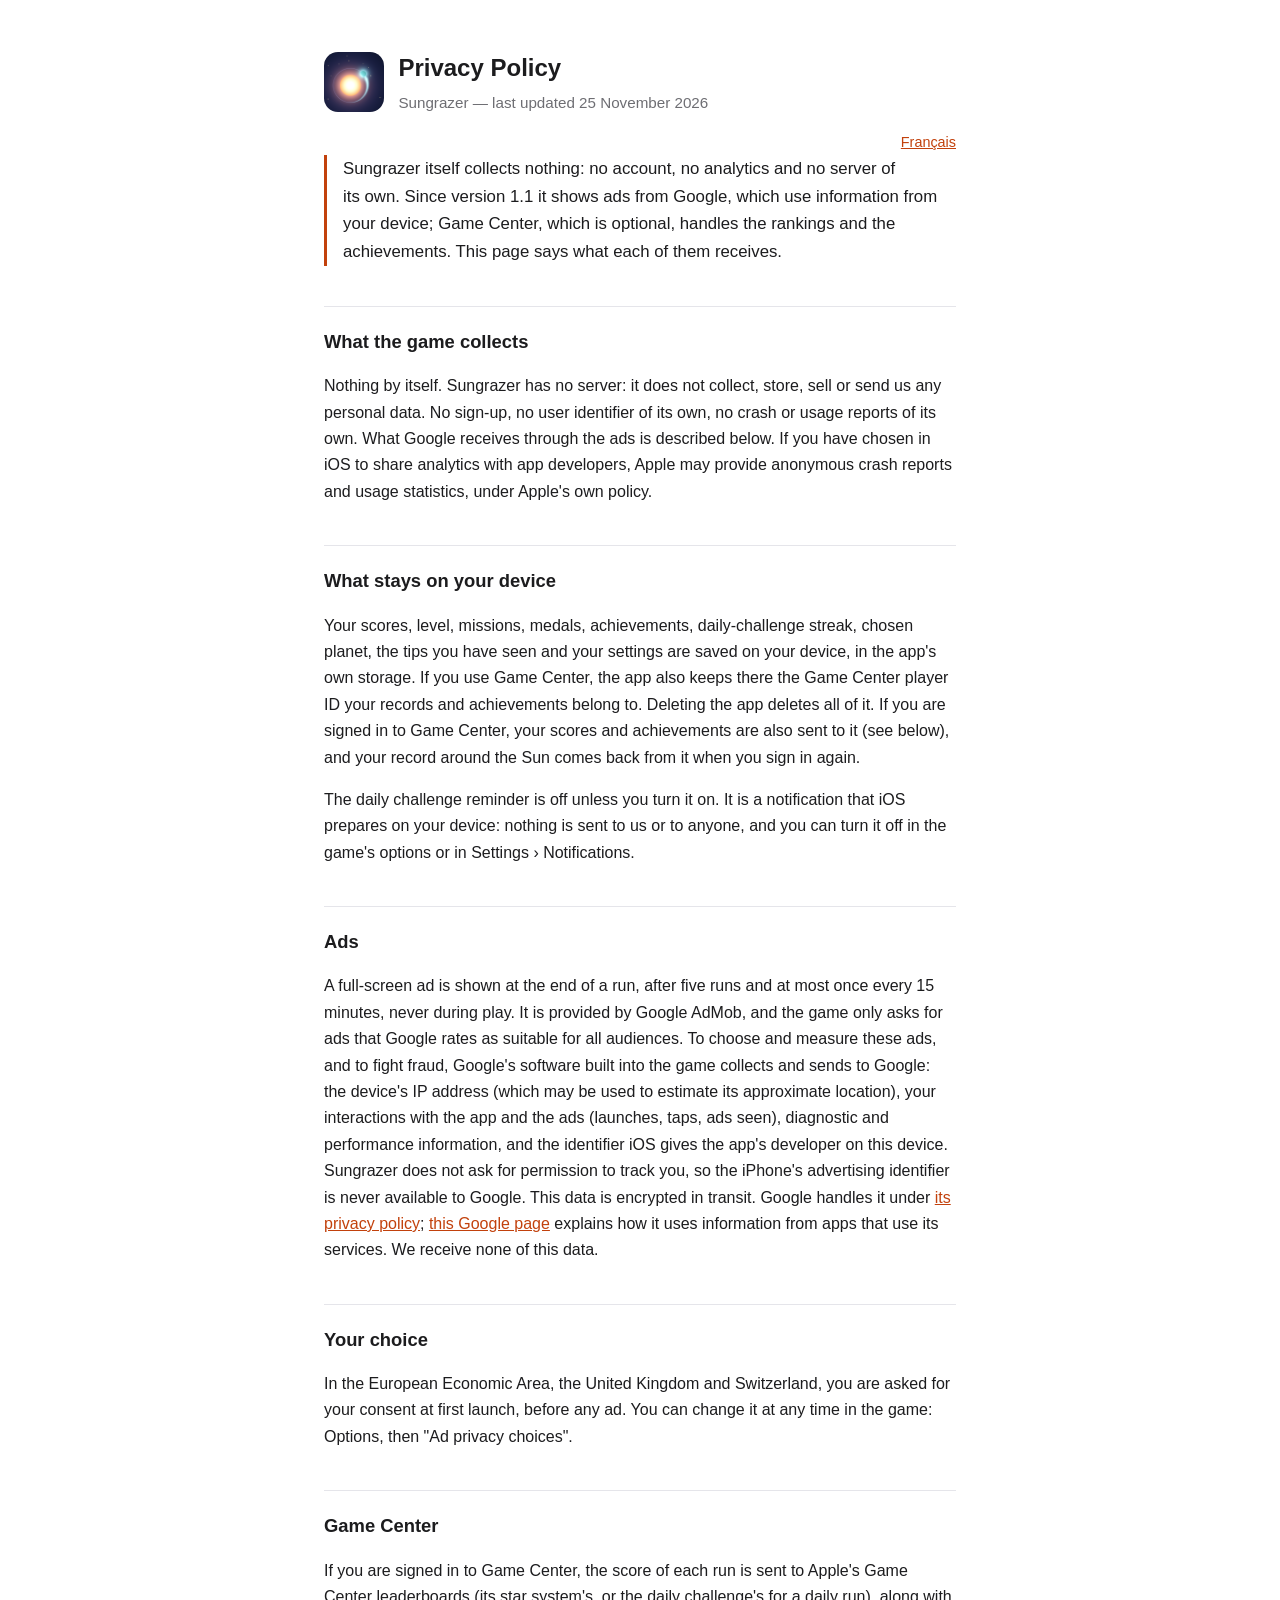
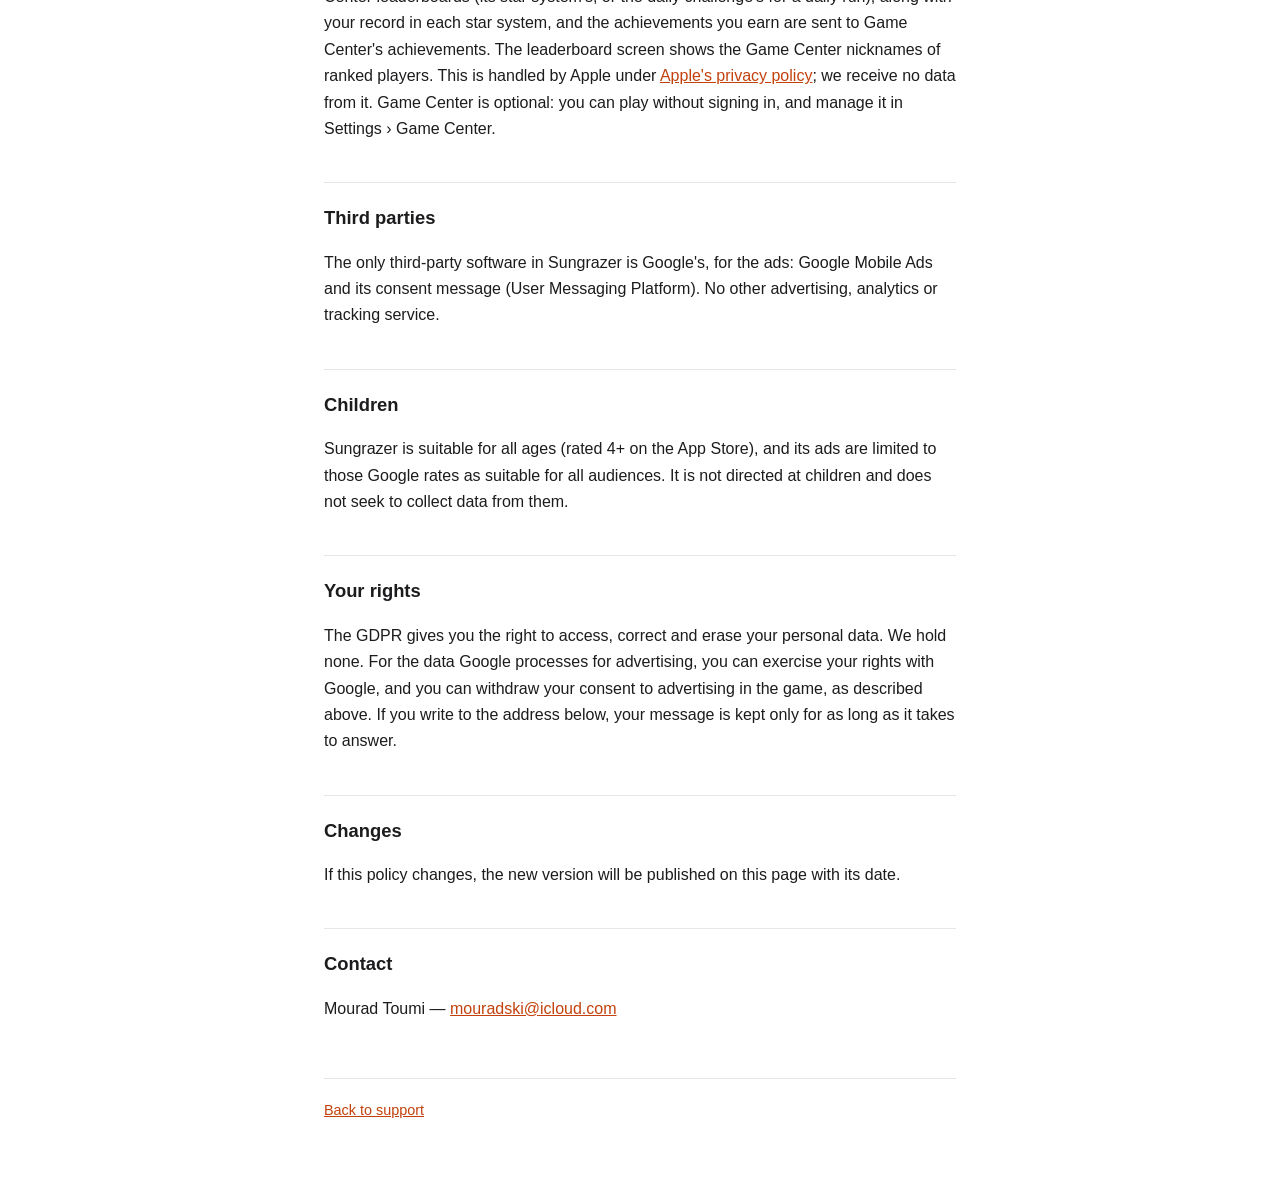
<file: privacy.html>
<!doctype html>
<html lang="en">
<head>
<meta charset="utf-8">
<meta name="viewport" content="width=device-width, initial-scale=1">
<title>Sungrazer — Privacy Policy</title>
<link rel="stylesheet" href="style.css">
</head>
<body>

<header>
  <img src="icon.png" alt="">
  <div>
    <h1>Privacy Policy</h1>
    <p>Sungrazer — last updated 25 November 2026</p>
  </div>
</header>
<p class="lang"><a href="confidentialite.html" hreflang="fr">Français</a></p>

<p class="lead">
  Sungrazer itself collects nothing: no account, no analytics and no server of
  its own. Since version 1.1 it shows ads from Google, which use information
  from your device; Game Center, which is optional, handles the rankings and the
  achievements. This page says what each of them receives.
</p>

<h2>What the game collects</h2>
<p>
  Nothing by itself. Sungrazer has no server: it does not collect, store, sell
  or send us any personal data. No sign-up, no user identifier of its own, no
  crash or usage reports of its own. What Google receives through the ads is
  described below. If you have chosen in iOS to share analytics with app
  developers, Apple may provide anonymous crash reports and usage statistics,
  under Apple's own policy.
</p>

<h2>What stays on your device</h2>
<p>
  Your scores, level, missions, medals, achievements, daily-challenge streak,
  chosen planet, the tips you have seen and your settings are saved on your
  device, in the app's own storage. If you use Game Center, the app also keeps
  there the Game Center player ID your records and achievements belong to.
  Deleting the app deletes all of it. If you are signed in to Game Center, your
  scores and achievements are also sent to it (see below), and your record
  around the Sun comes back from it when you sign in again.
</p>
<p>
  The daily challenge reminder is off unless you turn it on. It is a
  notification that iOS prepares on your device: nothing is sent to us or to
  anyone, and you can turn it off in the game's options or in Settings ›
  Notifications.
</p>

<h2>Ads</h2>
<p>
  A full-screen ad is shown at the end of a run, after five runs and at most
  once every 15 minutes, never during play. It is provided by Google AdMob, and
  the game only asks for ads that Google rates as suitable for all audiences.
  To choose and measure these ads, and to fight fraud, Google's software built
  into the game collects and sends to Google: the device's IP address (which may
  be used to estimate its approximate location), your interactions with the app
  and the ads (launches, taps, ads seen), diagnostic and performance
  information, and the identifier iOS gives the app's developer on this device.
  Sungrazer does not ask for permission to track you, so the iPhone's
  advertising identifier is never available to Google. This data is encrypted
  in transit. Google handles it under
  <a href="https://policies.google.com/privacy">its privacy policy</a>;
  <a href="https://policies.google.com/technologies/partner-sites">this Google page</a>
  explains how it uses information from apps that use its services. We receive
  none of this data.
</p>

<h2>Your choice</h2>
<p>
  In the European Economic Area, the United Kingdom and Switzerland, you are
  asked for your consent at first launch, before any ad. You can change it at
  any time in the game: Options, then "Ad privacy choices".
</p>

<h2>Game Center</h2>
<p>
  If you are signed in to Game Center, the score of each run is sent to Apple's
  Game Center leaderboards (its star system's, or the daily challenge's for a
  daily run), along with your record in each star system, and the achievements
  you earn are sent to Game Center's achievements. The leaderboard screen shows
  the Game Center nicknames of ranked players. This is handled by Apple under
  <a href="https://www.apple.com/legal/privacy/">Apple's privacy policy</a>;
  we receive no data from it. Game Center is optional: you can play without
  signing in, and manage it in Settings › Game Center.
</p>

<h2>Third parties</h2>
<p>
  The only third-party software in Sungrazer is Google's, for the ads: Google
  Mobile Ads and its consent message (User Messaging Platform). No other
  advertising, analytics or tracking service.
</p>

<h2>Children</h2>
<p>
  Sungrazer is suitable for all ages (rated 4+ on the App Store), and its ads
  are limited to those Google rates as suitable for all audiences. It is not
  directed at children and does not seek to collect data from them.
</p>

<h2>Your rights</h2>
<p>
  The GDPR gives you the right to access, correct and erase your personal data.
  We hold none. For the data Google processes for advertising, you can exercise
  your rights with Google, and you can withdraw your consent to advertising in
  the game, as described above. If you write to the address below, your message
  is kept only for as long as it takes to answer.
</p>

<h2>Changes</h2>
<p>
  If this policy changes, the new version will be published on this page with
  its date.
</p>

<h2>Contact</h2>
<p>
  Mourad Toumi —
  <a href="mailto:mouradski@icloud.com">mouradski@icloud.com</a>
</p>

<footer>
  <a href="index.html">Back to support</a>
</footer>

</body>
</html>
</file>
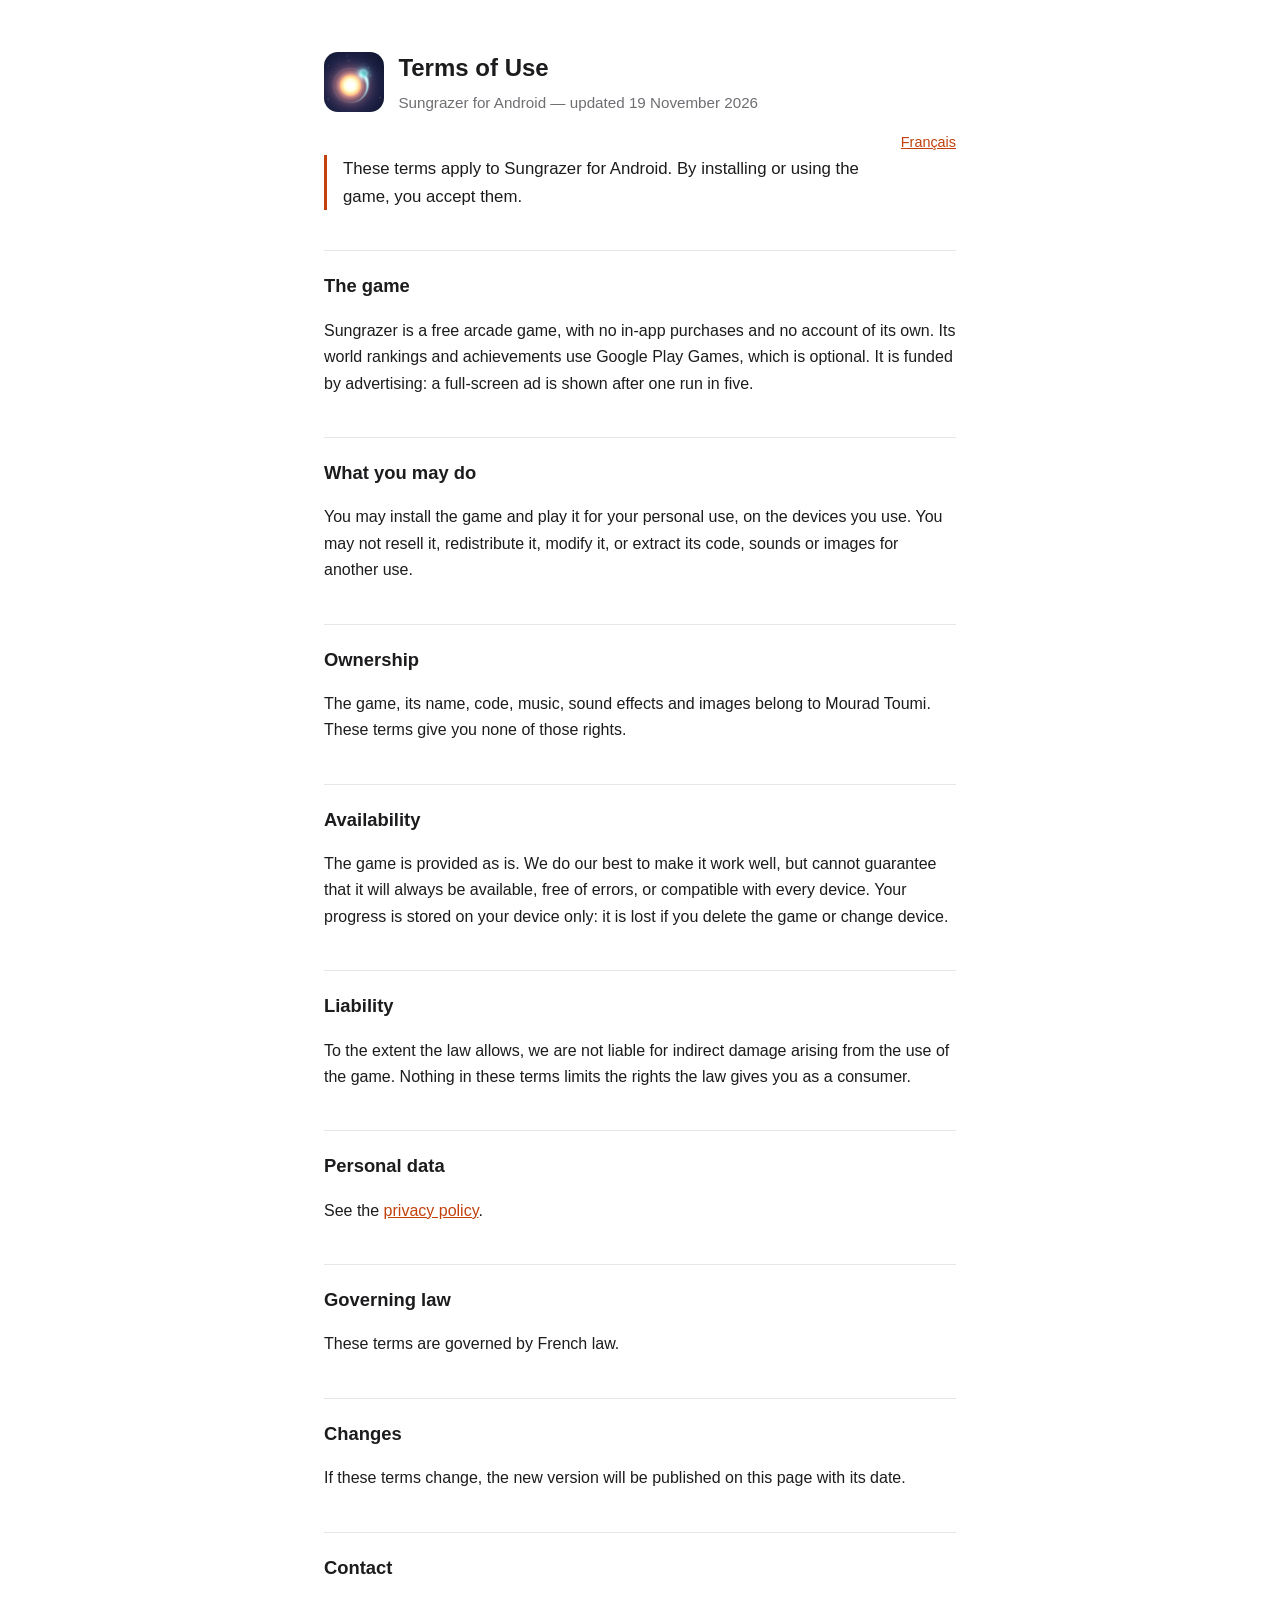
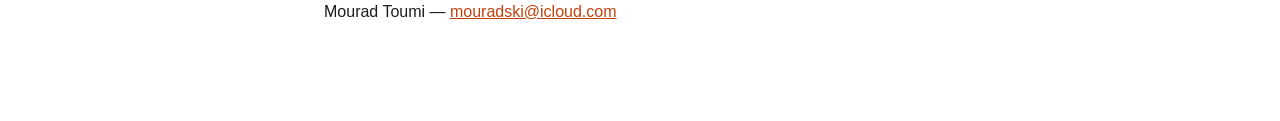
<file: terms.html>
<!doctype html>
<html lang="en">
<head>
<meta charset="utf-8">
<meta name="viewport" content="width=device-width, initial-scale=1">
<title>Sungrazer — Terms of Use</title>
<link rel="stylesheet" href="style.css">
</head>
<body>

<header>
  <img src="icon.png" alt="">
  <div>
    <h1>Terms of Use</h1>
    <p>Sungrazer for Android — updated 19 November 2026</p>
  </div>
</header>
<p class="lang"><a href="conditions.html" hreflang="fr">Français</a></p>

<p class="lead">
  These terms apply to Sungrazer for Android. By installing or using the game, you accept them.
</p>

<h2>The game</h2>
<p>
  Sungrazer is a free arcade game, with no in-app purchases and no account of its own. Its world rankings and achievements use Google Play Games, which is optional. It is funded by advertising: a full-screen ad is shown after one run in five.
</p>

<h2>What you may do</h2>
<p>
  You may install the game and play it for your personal use, on the devices you use. You may not resell it, redistribute it, modify it, or extract its code, sounds or images for another use.
</p>

<h2>Ownership</h2>
<p>
  The game, its name, code, music, sound effects and images belong to Mourad Toumi. These terms give you none of those rights.
</p>

<h2>Availability</h2>
<p>
  The game is provided as is. We do our best to make it work well, but cannot guarantee that it will always be available, free of errors, or compatible with every device. Your progress is stored on your device only: it is lost if you delete the game or change device.
</p>

<h2>Liability</h2>
<p>
  To the extent the law allows, we are not liable for indirect damage arising from the use of the game. Nothing in these terms limits the rights the law gives you as a consumer.
</p>

<h2>Personal data</h2>
<p>
  See the <a href="privacy-android.html">privacy policy</a>.
</p>

<h2>Governing law</h2>
<p>
  These terms are governed by French law.
</p>

<h2>Changes</h2>
<p>
  If these terms change, the new version will be published on this page with its date.
</p>

<h2>Contact</h2>
<p>
  Mourad Toumi —
  <a href="mailto:mouradski@icloud.com">mouradski@icloud.com</a>
</p>

</body>
</html>
</file>
<file: style.css>
:root { color-scheme: light dark; --fg:#1c1c1e; --bg:#fff; --muted:#6e6e73; --rule:#e5e5ea; --accent:#c2410c; }
@media (prefers-color-scheme: dark) { :root { --fg:#f2f4ff; --bg:#070a16; --muted:#8a93b8; --rule:#1f2540; --accent:#ff8a3d; } }
* { box-sizing: border-box; }
body {
  max-width: 42rem; margin: 0 auto; padding: 3rem 1.25rem 5rem;
  font: 16px/1.65 -apple-system, BlinkMacSystemFont, "Segoe UI", Roboto, sans-serif;
  color: var(--fg); background: var(--bg);
}
header { display: flex; align-items: center; gap: .9rem; margin-bottom: 2.5rem; }
header img { width: 60px; height: 60px; border-radius: 14px; }
header h1 { font-size: 1.5rem; margin: 0; }
header p { margin: .15rem 0 0; color: var(--muted); font-size: .95rem; }
.lang { float: right; font-size: .9rem; margin-top: -1.5rem; }
h2 { font-size: 1.15rem; margin-top: 2.5rem; padding-top: 1.25rem; border-top: 1px solid var(--rule); }
h3 { font-size: 1rem; margin: 1.75rem 0 .35rem; }
.lead { border-left: 3px solid var(--accent); padding-left: 1rem; font-size: 1.05rem; margin: 0 0 2rem; }
a { color: var(--accent); }
footer { margin-top: 3.5rem; padding-top: 1.25rem; border-top: 1px solid var(--rule); color: var(--muted); font-size: .9rem; }
ul li, ol li { margin-bottom: .4rem; }
</file>
